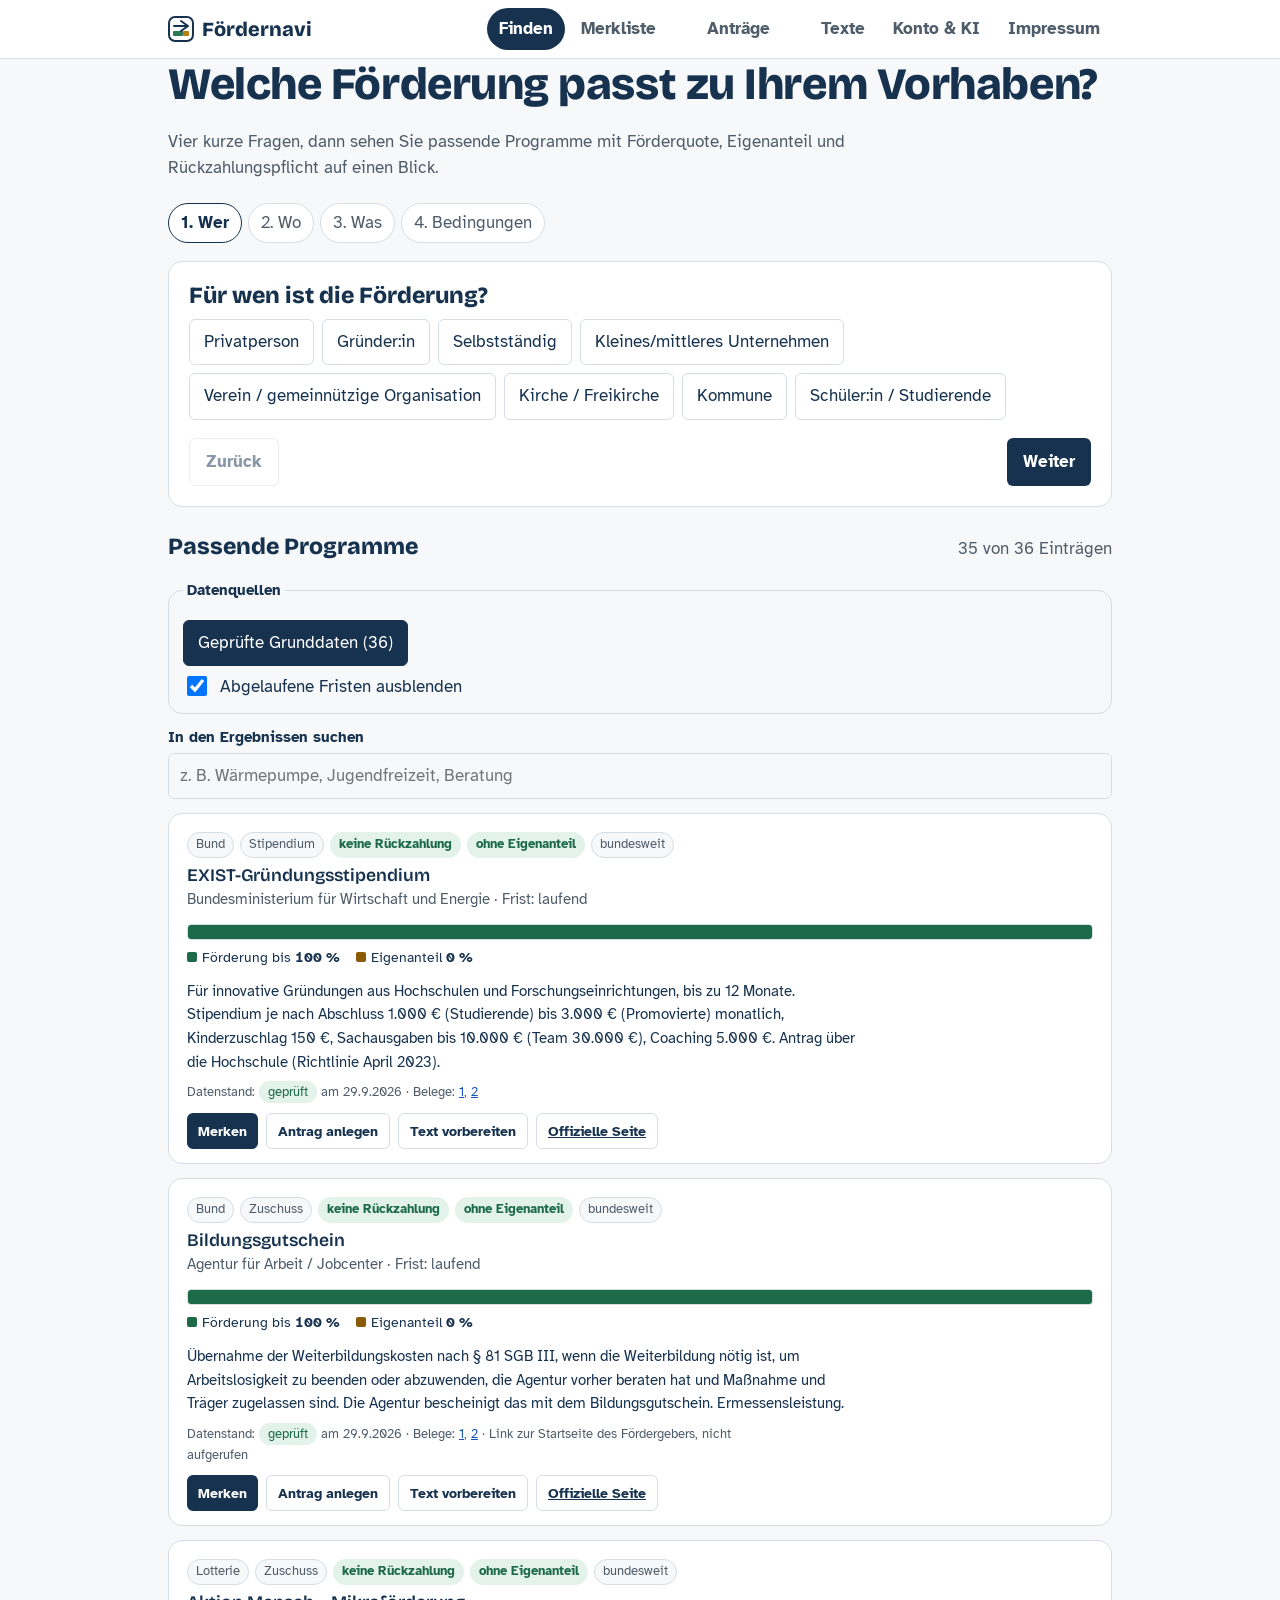
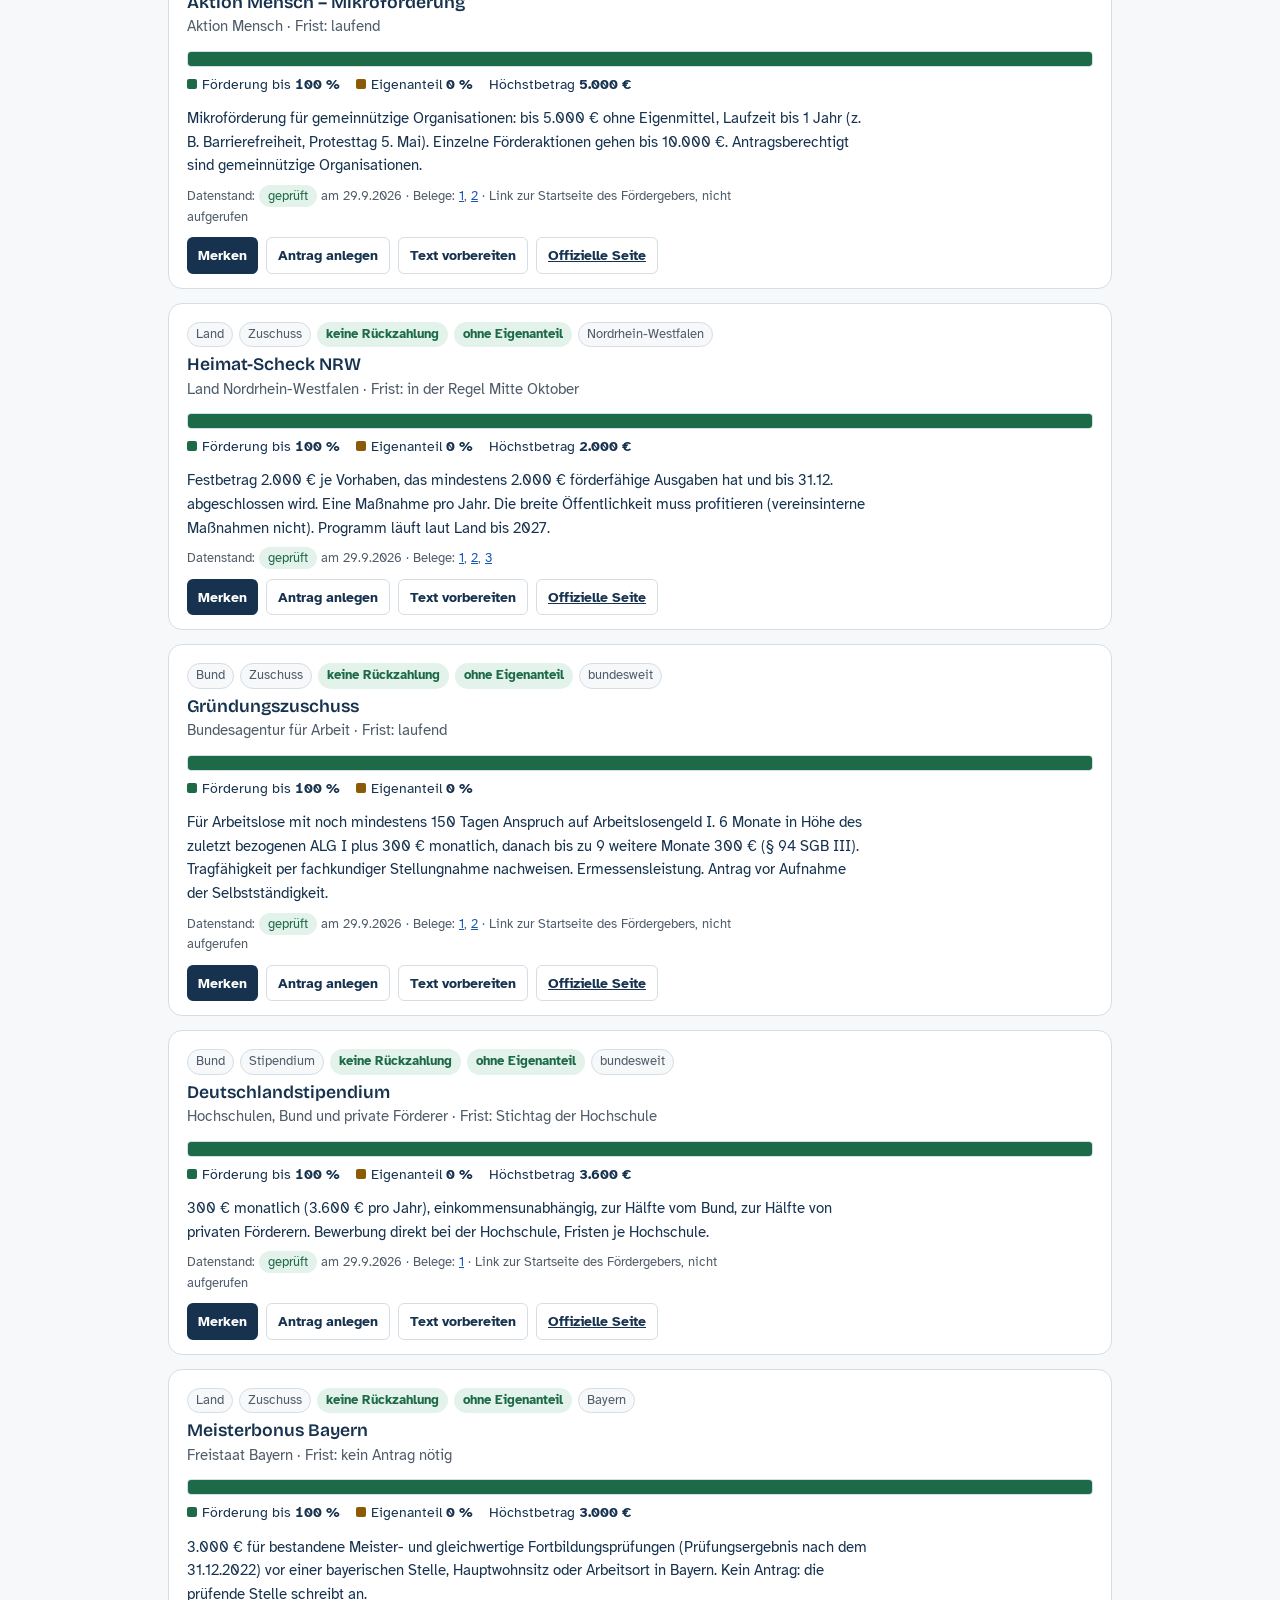
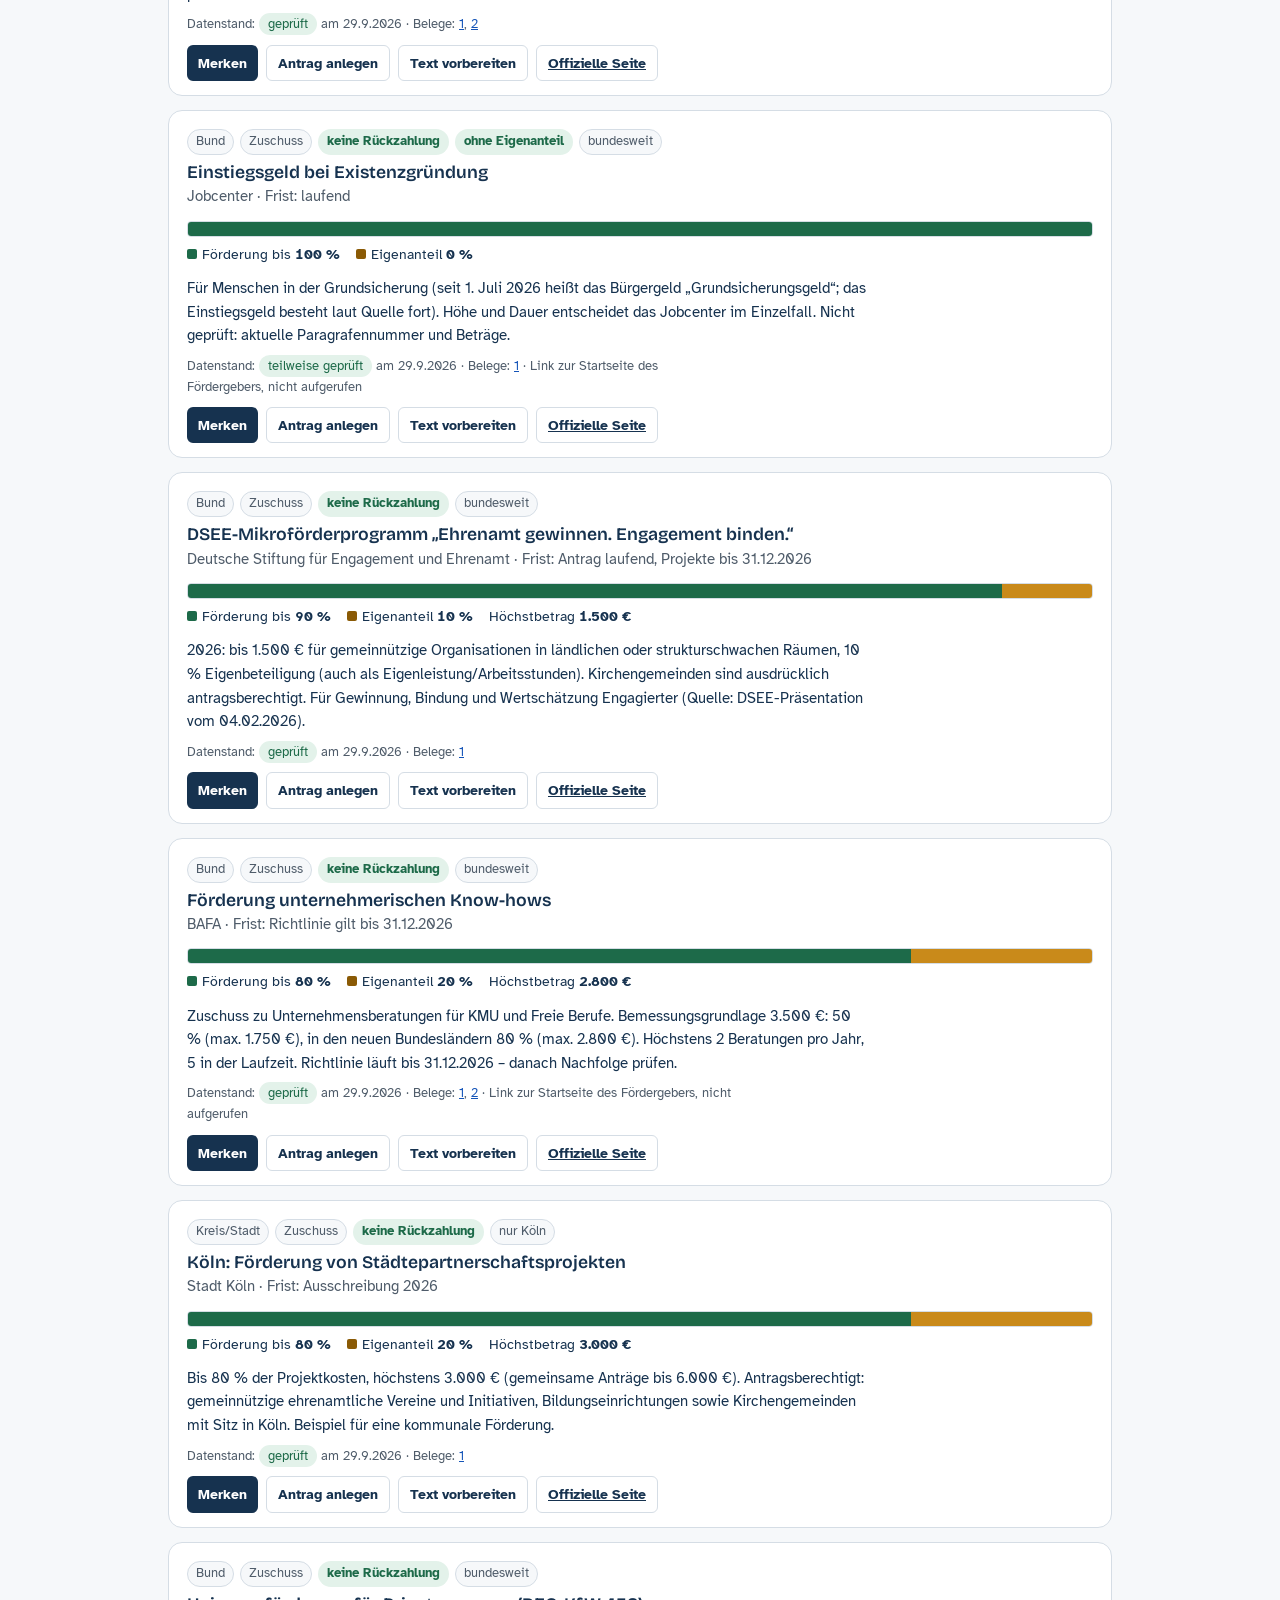
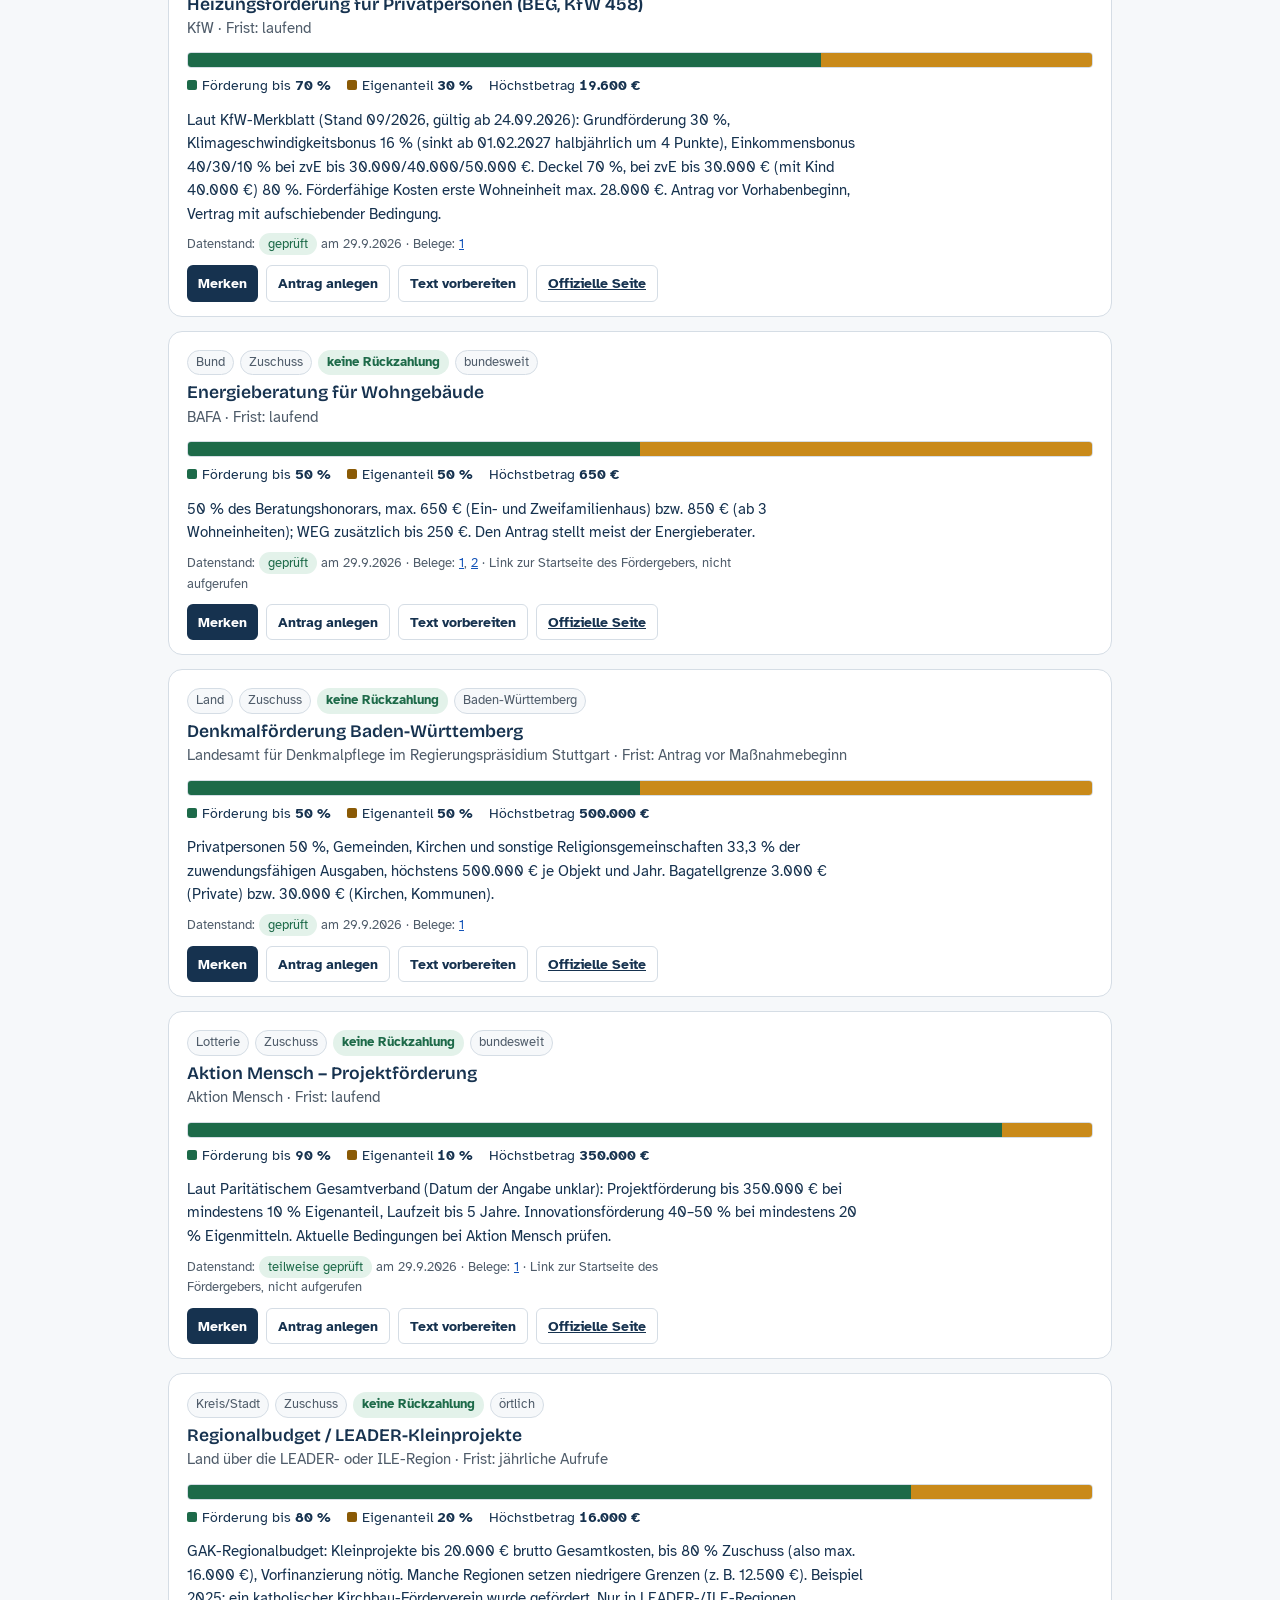
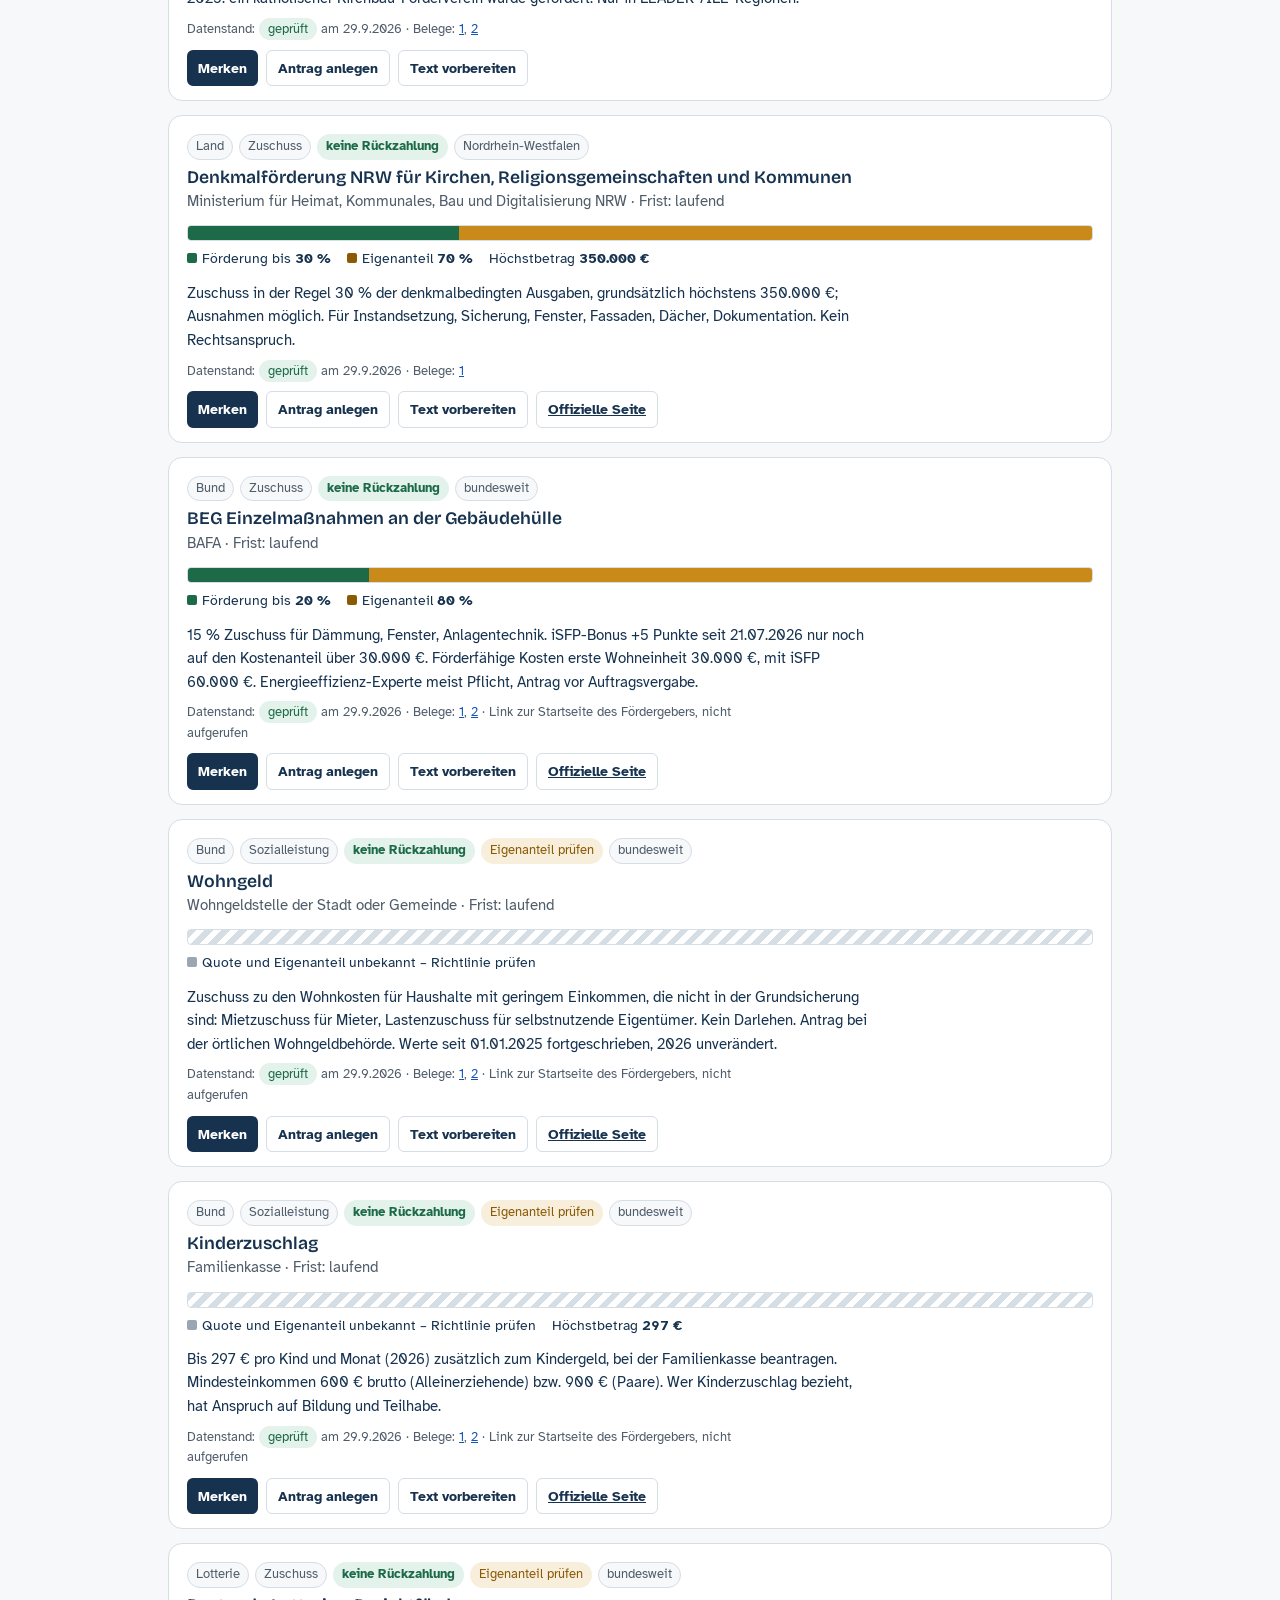
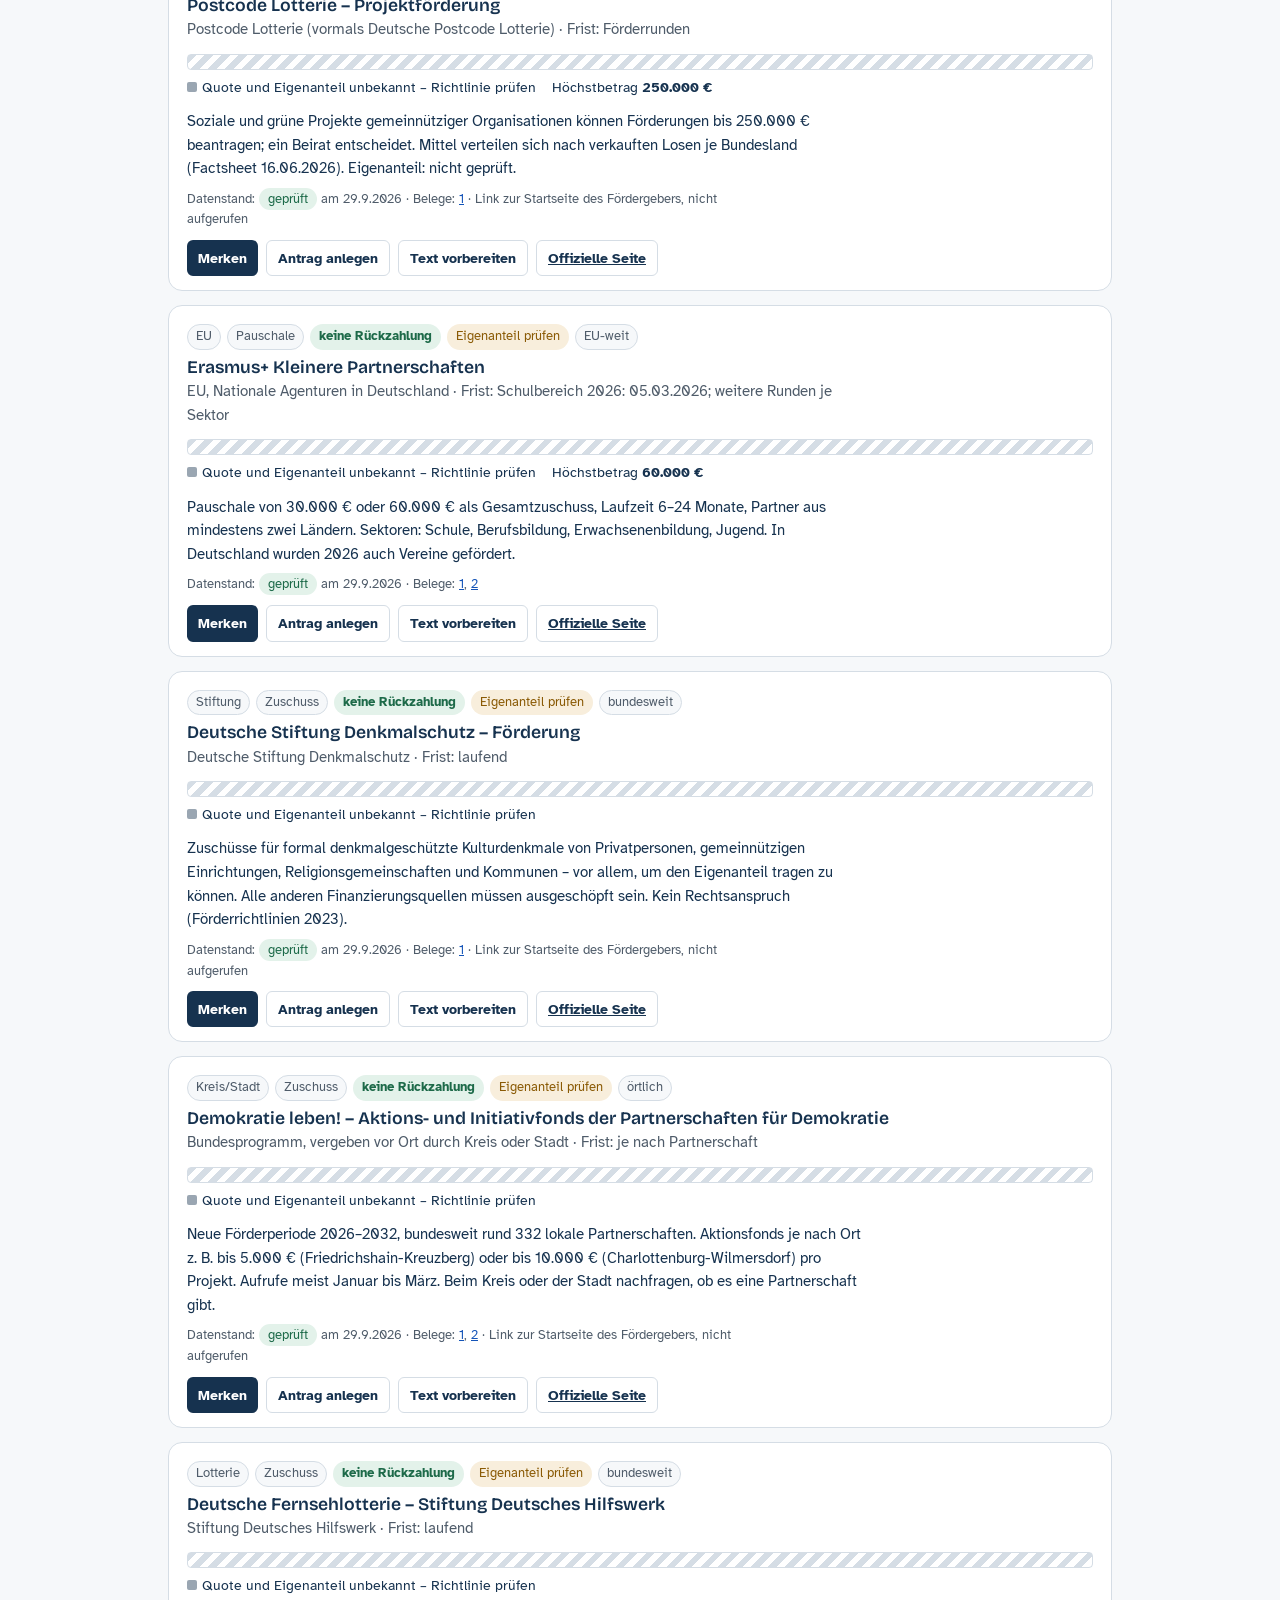
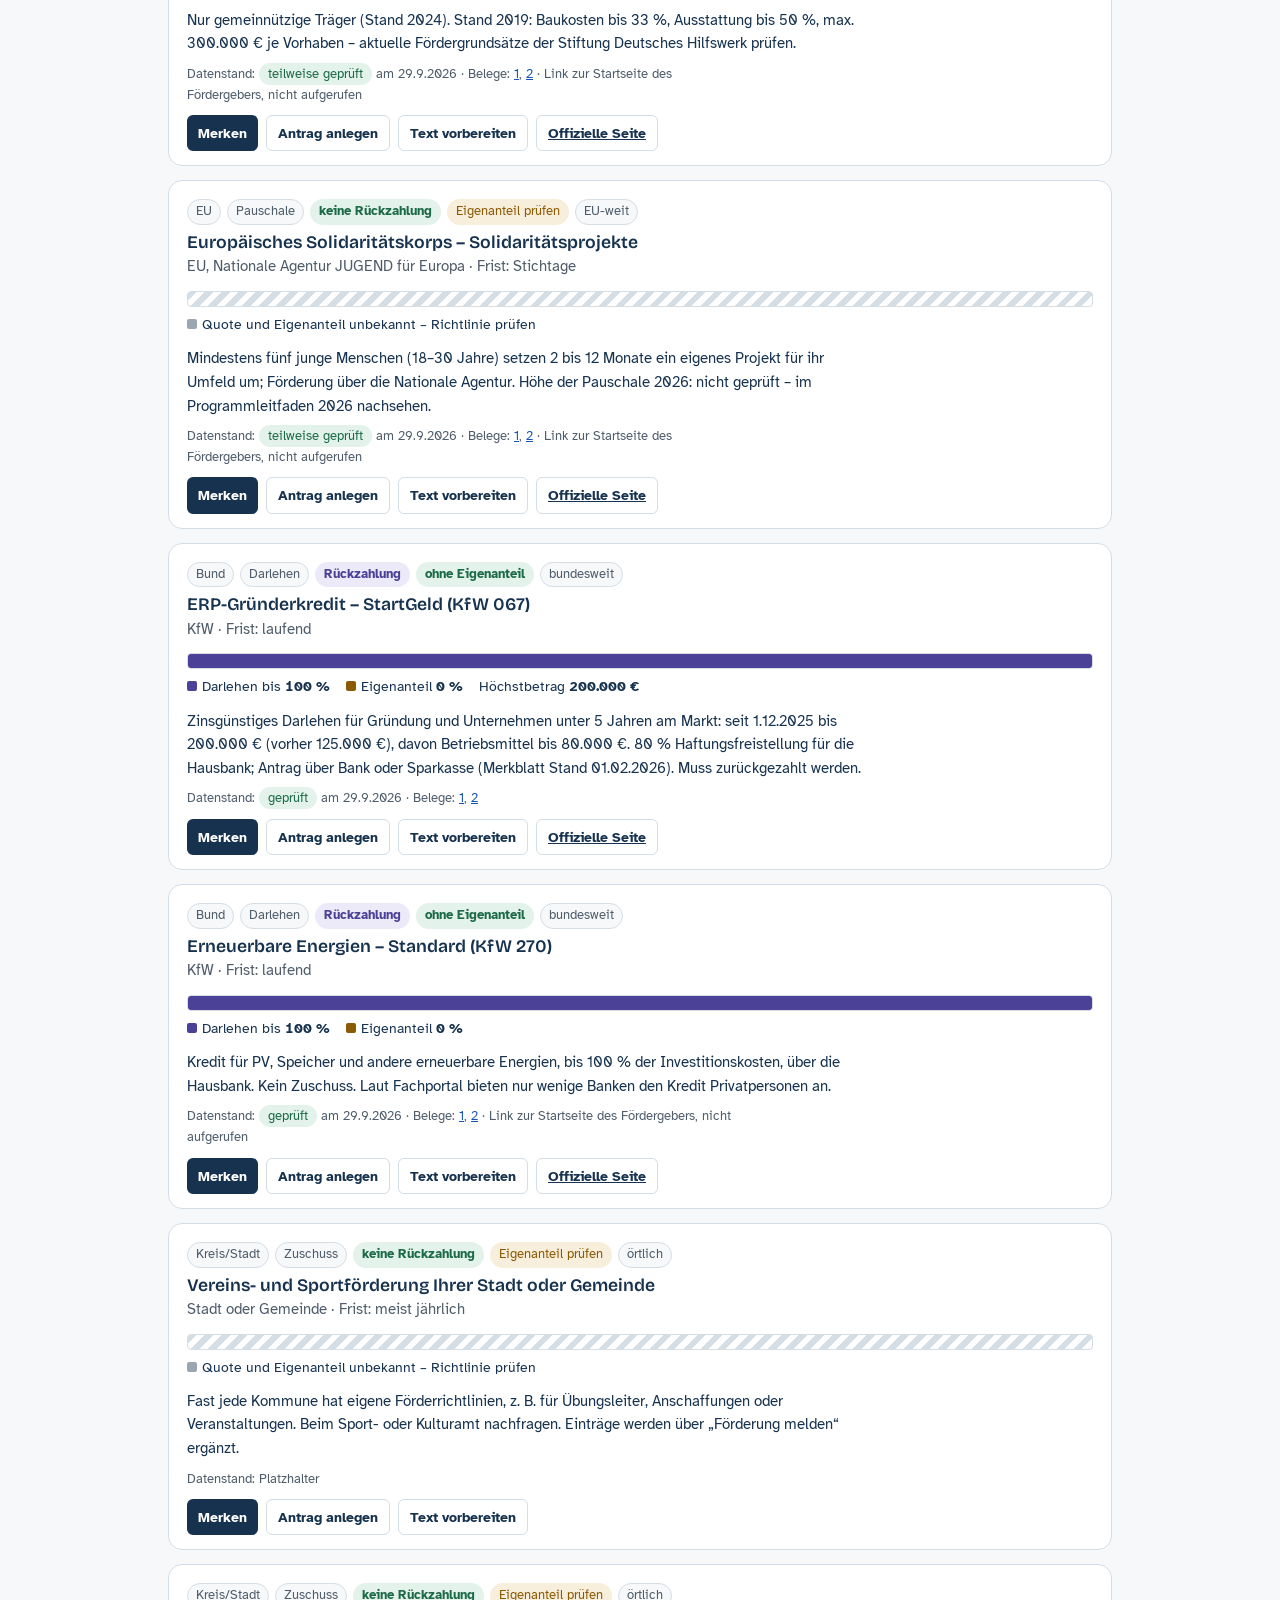
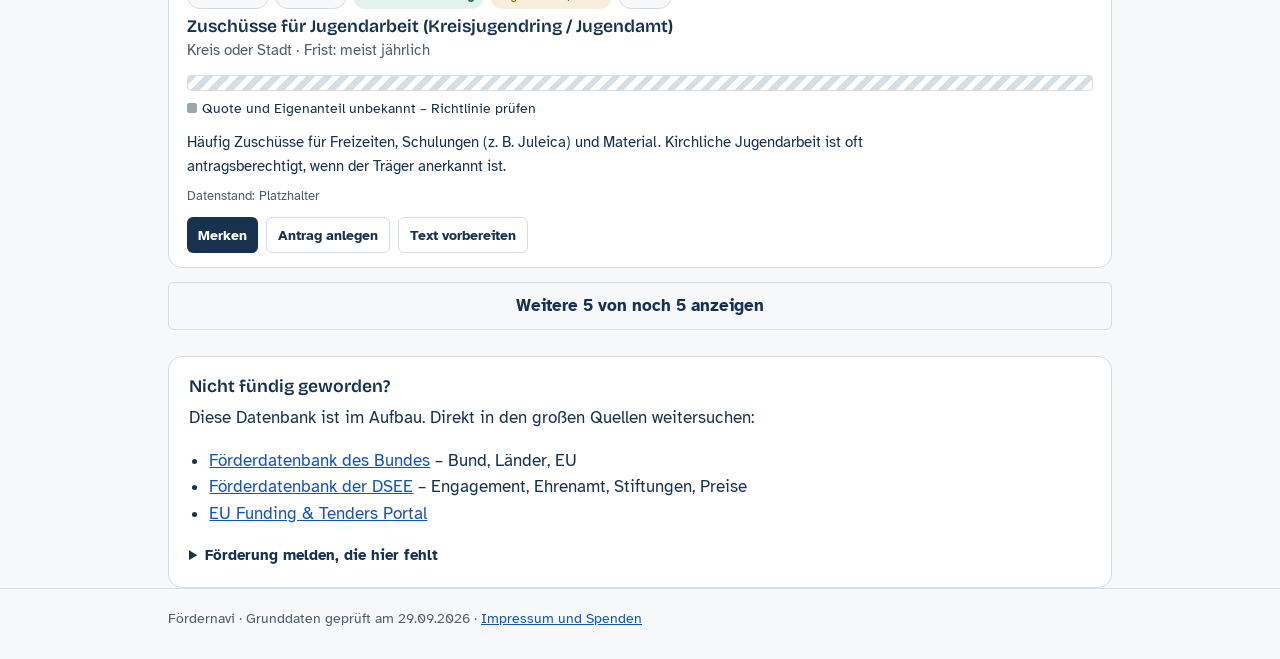
<file: web/index.html>
<!doctype html>
<html lang="de">
<head>
<meta charset="utf-8">
<meta name="viewport" content="width=device-width, initial-scale=1, viewport-fit=cover">
<!-- Für den eigenen Server: content="/api" eintragen, dann sind Nutzerkonten und Sync aktiv -->
<meta name="api-base" content="">

<title>Fördernavi – Förderungen finden, beantragen, verwalten</title>
<link rel="preconnect" href="https://fonts.googleapis.com">
<link rel="preconnect" href="https://fonts.gstatic.com" crossorigin>
<link href="https://fonts.googleapis.com/css2?family=Atkinson+Hyperlegible:wght@400;700&family=Bricolage+Grotesque:opsz,wght@12..96,600;12..96,800&display=swap" rel="stylesheet">
<style>
:root{
  --paper:#F6F8FA;--surface:#FFFFFF;--ink:#16324F;--muted:#4F5C6A;--line:#D5DDE5;
  --grant:#1D6A49;--grant-soft:#E3F2EA;--own:#8A5A05;--own-soft:#F8EEDC;--loan:#4B4196;--loan-soft:#ECE9F8;
  --unknown:#9AA6B2;--focus:#1454B8;--danger:#A3221B;
  --r-sm:6px;--r-lg:14px;
  --body:"Atkinson Hyperlegible",system-ui,-apple-system,"Segoe UI",Arial,sans-serif;
  --display:"Bricolage Grotesque","Atkinson Hyperlegible",system-ui,sans-serif;
  box-sizing:border-box;padding-top:env(safe-area-inset-top,0px);padding-bottom:env(safe-area-inset-bottom,0px);
}
@media (prefers-color-scheme:dark){:root:not([data-theme="light"]){
  --paper:#0E1822;--surface:#142230;--ink:#E4ECF3;--muted:#9AABBA;--line:#2A3B4C;
  --grant:#4DB688;--grant-soft:#18392B;--own:#E1A640;--own-soft:#3A2E14;--loan:#A097E6;--loan-soft:#2A2645;--unknown:#5E6C7A;--focus:#6EA8FF;--danger:#F2877F;}}
:root[data-theme="dark"]{--paper:#0E1822;--surface:#142230;--ink:#E4ECF3;--muted:#9AABBA;--line:#2A3B4C;
  --grant:#4DB688;--grant-soft:#18392B;--own:#E1A640;--own-soft:#3A2E14;--loan:#A097E6;--loan-soft:#2A2645;--unknown:#5E6C7A;--focus:#6EA8FF;--danger:#F2877F;}
*,*::before,*::after{box-sizing:inherit}
html{scroll-padding-top:calc(env(safe-area-inset-top,0px) + 64px)}
body{margin:0;background:var(--paper);color:var(--ink);font:17px/1.55 var(--body)}
h1,h2,h3{font-family:var(--display);line-height:1.15;margin:0 0 .4em}
h1{font-size:clamp(1.9rem,5vw,2.8rem);font-weight:800;letter-spacing:-.01em}
h2{font-size:1.45rem;font-weight:800}
h3{font-size:1.1rem;font-weight:600}
p{margin:0 0 .8em;max-width:68ch}
a{color:var(--focus)}
button,input,select,textarea{font:inherit;color:inherit}
:focus-visible{outline:3px solid var(--focus);outline-offset:2px}
.wrap{max-width:980px;margin:0 auto;padding:0 18px}
header.top{position:sticky;top:env(safe-area-inset-top,0px);z-index:10;background:var(--surface);border-bottom:1px solid var(--line)}
.top .wrap{display:flex;align-items:center;gap:6px 14px;min-height:58px;flex-wrap:wrap;padding-top:8px;padding-bottom:8px}
.brand{font-family:var(--display);font-weight:800;font-size:1.25rem;white-space:nowrap;display:flex;align-items:center;gap:8px}
.brand svg{flex:none}
nav.tabs{display:flex;gap:4px;margin-left:auto;overflow-x:auto;max-width:100%}
@media (max-width:760px){nav.tabs{margin-left:0;width:100%}}
nav.tabs button{border:0;background:none;padding:8px 12px;border-radius:999px;cursor:pointer;white-space:nowrap;color:var(--muted);font-weight:700}
nav.tabs button[aria-current="page"]{background:var(--ink);color:var(--surface)}
nav.tabs .count{display:inline-block;min-width:1.4em;margin-left:4px;font-size:.8em;opacity:.8}
main{padding:28px 0 64px}
section.view{display:none}section.view.on{display:block}
.intro{margin-bottom:22px}
.intro p{color:var(--muted);font-size:1.05rem}
.steps{display:flex;gap:6px;margin:0 0 18px;padding:0;list-style:none;flex-wrap:wrap}
.steps li button{border:1px solid var(--line);background:var(--surface);border-radius:999px;padding:6px 12px;cursor:pointer;color:var(--muted)}
.steps li button[aria-current="step"]{border-color:var(--ink);color:var(--ink);font-weight:700}
.steps li button.done{color:var(--grant);border-color:var(--grant)}
.panel{background:var(--surface);border:1px solid var(--line);border-radius:var(--r-lg);padding:20px}
.chips{display:flex;flex-wrap:wrap;gap:8px;margin:10px 0 4px}
.chip{border:1.5px solid var(--line);background:var(--surface);border-radius:var(--r-sm);padding:9px 14px;cursor:pointer;text-align:left}
.chip[aria-pressed="true"]{border-color:var(--ink);background:var(--ink);color:var(--surface)}
.chip small{display:block;font-size:.8rem;opacity:.75}
.row{display:flex;gap:12px;flex-wrap:wrap;align-items:flex-end}
.field{display:flex;flex-direction:column;gap:4px;flex:1 1 220px;margin:8px 0}
.field label{font-weight:700;font-size:.93rem}
.field .help{font-size:.85rem;color:var(--muted)}
input[type=text],input[type=number],input[type=email],input[type=password],input[type=date],select,textarea{border:1.5px solid var(--line);background:var(--paper);border-radius:var(--r-sm);padding:9px 11px;width:100%}
textarea{min-height:90px;resize:vertical}
.check{display:flex;gap:10px;align-items:flex-start;margin:8px 0;cursor:pointer}
.check input{width:20px;height:20px;margin-top:2px;flex:none}
.btn{border:0;border-radius:var(--r-sm);padding:10px 16px;font-weight:700;cursor:pointer;background:var(--ink);color:var(--surface)}
.btn.ghost{background:transparent;color:var(--ink);border:1.5px solid var(--line)}
.btn.small{padding:6px 11px;font-size:.9rem}
.btn:disabled{opacity:.5;cursor:not-allowed}
.nav-btns{display:flex;justify-content:space-between;gap:10px;margin-top:18px}
.results-head{display:flex;justify-content:space-between;align-items:baseline;gap:12px;margin:26px 0 10px;flex-wrap:wrap}
.results-head .sum{color:var(--muted)}
.search{margin:0 0 14px}
.list{display:flex;flex-direction:column;gap:14px}
.card{background:var(--surface);border:1px solid var(--line);border-radius:var(--r-lg);padding:18px 18px 14px}
.card .meta{display:flex;flex-wrap:wrap;gap:6px;margin:0 0 8px}
.tag{font-size:.8rem;padding:2px 8px;border-radius:999px;background:var(--paper);border:1px solid var(--line);color:var(--muted)}
.tag.grant{background:var(--grant-soft);border-color:transparent;color:var(--grant);font-weight:700}
.tag.loan{background:var(--loan-soft);border-color:transparent;color:var(--loan);font-weight:700}
.tag.warn{background:var(--own-soft);border-color:transparent;color:var(--own)}
.card h3{margin-bottom:2px}
.card .giver{color:var(--muted);margin:0 0 10px;font-size:.95rem}
/* Finanzierungsbalken: das zentrale Element */
.fin{margin:12px 0}
.bar{display:flex;height:16px;border-radius:4px;overflow:hidden;background:repeating-linear-gradient(135deg,var(--line) 0 6px,transparent 6px 12px);border:1px solid var(--line)}
.bar .g{background:var(--grant)}.bar .o{background:#C98A1A}.bar .l{background:var(--loan)}
.fin .legend{display:flex;flex-wrap:wrap;gap:4px 16px;font-size:.9rem;margin-top:6px}
.fin .legend b{font-variant-numeric:tabular-nums}
.dot{display:inline-block;width:10px;height:10px;border-radius:2px;margin-right:5px;vertical-align:baseline}
.card .hint{font-size:.95rem;margin:8px 0}
.card .src{font-size:.82rem;color:var(--muted);margin:6px 0 10px}
.card .actions{display:flex;flex-wrap:wrap;gap:8px}
.empty{padding:26px;border:1.5px dashed var(--line);border-radius:var(--r-lg);color:var(--muted)}
.more-sources{margin-top:26px}
.more-sources ul{padding-left:1.2em}
.kanban{display:grid;grid-template-columns:repeat(auto-fill,minmax(260px,1fr));gap:14px}
.col h3{display:flex;justify-content:space-between}
.col .items{display:flex;flex-direction:column;gap:10px}
.app{background:var(--surface);border:1px solid var(--line);border-radius:10px;padding:12px}
.app .due{font-size:.88rem;color:var(--muted)}
.app .due.soon{color:var(--danger);font-weight:700}
details.editor{margin-top:8px}
details.editor summary{cursor:pointer;font-weight:700;font-size:.92rem}
.log{font-size:.9rem;border-left:3px solid var(--line);padding-left:10px;margin:6px 0}
.out{white-space:pre-wrap;background:var(--paper);border:1px solid var(--line);border-radius:var(--r-sm);padding:14px;margin:8px 0;font-size:.97rem}
.note{font-size:.9rem;color:var(--muted)}
.notice{background:var(--own-soft);color:var(--ink);border-radius:var(--r-sm);padding:10px 14px;font-size:.93rem;margin:10px 0}
.grid2{display:grid;grid-template-columns:repeat(auto-fit,minmax(280px,1fr));gap:16px}
.donate button{margin:4px 8px 4px 0}
footer{border-top:1px solid var(--line);padding:18px 0 30px;color:var(--muted);font-size:.9rem}
.toast{position:fixed;left:50%;bottom:calc(env(safe-area-inset-bottom,0px) + 20px);transform:translateX(-50%);background:var(--ink);color:var(--surface);padding:10px 16px;border-radius:8px;opacity:0;transition:opacity .2s;pointer-events:none;z-index:30}
.toast.on{opacity:1}
@media (prefers-reduced-motion:reduce){.toast{transition:none}}
.sr{position:absolute;width:1px;height:1px;overflow:hidden;clip:rect(0 0 0 0)}
.tablewrap{overflow-x:auto}
fieldset.srcfilter{border:1px solid var(--line);border-radius:var(--r-lg);padding:8px 14px 4px;margin:0 0 12px}
fieldset.srcfilter legend{font-weight:700;font-size:.93rem;padding:0 4px}
.meld{border-top:1px solid var(--line);padding:12px 0}
.tag.ok{background:var(--grant-soft);color:var(--grant);border-color:transparent}
</style>
</head>
<body>
<header class="top"><div class="wrap">
  <div class="brand"><svg width="26" height="26" viewBox="0 0 26 26" aria-hidden="true"><rect x="1" y="1" width="24" height="24" rx="6" fill="none" stroke="currentColor" stroke-width="2"/><rect x="5" y="15" width="10" height="5" rx="1" fill="#2B7A57"/><rect x="15" y="15" width="6" height="5" rx="1" fill="#B97A10"/><path d="M6 10h14M13 5l7 5-7 5" fill="none" stroke="currentColor" stroke-width="2" stroke-linecap="round" stroke-linejoin="round"/></svg>Fördernavi</div>
  <nav class="tabs" aria-label="Hauptmenü">
    <button data-view="finden" aria-current="page">Finden</button>
    <button data-view="merkliste">Merkliste<span class="count" id="cMerk"></span></button>
    <button data-view="antraege">Anträge<span class="count" id="cApp"></span></button>
    <button data-view="texte">Texte</button>
    <button data-view="konto">Konto &amp; KI</button>
    <button data-view="redaktion" id="navRed" hidden>Redaktion</button>
    <button data-view="impressum">Impressum</button>
  </nav>
</div></header>

<main class="wrap">
<!-- FINDEN -->
<section class="view on" id="v-finden">
  <div class="intro">
    <h1>Welche Förderung passt zu Ihrem Vorhaben?</h1>
    <p>Vier kurze Fragen, dann sehen Sie passende Programme mit Förderquote, Eigenanteil und Rückzahlungspflicht auf einen Blick.</p>
  </div>
  <ol class="steps" id="steps"></ol>
  <div class="panel" id="stepPanel"></div>

  <div class="results-head">
    <h2 id="resTitle">Passende Programme</h2>
    <span class="sum" id="resSum"></span>
  </div>
  <fieldset class="srcfilter"><legend>Datenquellen</legend><div class="chips" id="srcChips"></div><label class="check"><input type="checkbox" id="hideExpired" checked><span>Abgelaufene Fristen ausblenden</span></label></fieldset>
  <div class="search field"><label for="q">In den Ergebnissen suchen</label><input type="text" id="q" placeholder="z. B. Wärmepumpe, Jugendfreizeit, Beratung"></div>
  <div class="list" id="results"></div>

  <div class="more-sources panel">
    <h3>Nicht fündig geworden?</h3>
    <p>Diese Datenbank ist im Aufbau. Direkt in den großen Quellen weitersuchen:</p>
    <ul>
      <li><a href="https://www.foerderdatenbank.de/" target="_blank" rel="noopener">Förderdatenbank des Bundes</a> – Bund, Länder, EU</li>
      <li><a href="https://foerderdatenbank.d-s-e-e.de/" target="_blank" rel="noopener">Förderdatenbank der DSEE</a> – Engagement, Ehrenamt, Stiftungen, Preise</li>
      <li><a href="https://ec.europa.eu/info/funding-tenders/opportunities/portal/screen/support/apis" target="_blank" rel="noopener">EU Funding &amp; Tenders Portal</a></li>
    </ul>
    <details class="editor"><summary>Förderung melden, die hier fehlt</summary>
      <p class="note">Besonders gesucht: Förderungen von Kreisen, Städten, Gemeinden und örtlichen Stiftungen. Kommunen können ein Partnerkonto bekommen – Kontakt über das Impressum.</p>
      <div class="grid2">
        <div class="field"><label for="mTitel">Name des Programms *</label><input type="text" id="mTitel" required></div>
        <div class="field"><label for="mGeber">Fördergeber</label><input type="text" id="mGeber"></div>
        <div class="field"><label for="mEbene">Ebene</label><select id="mEbene"><option>Kreis/Stadt</option><option>Land</option><option>Bund</option><option>EU</option><option>Stiftung</option><option>Lotterie</option></select></div>
        <div class="field"><label for="mLand">Bundesland</label><select id="mLand"><option value="">–</option></select></div>
        <div class="field"><label for="mOrt">Kreis oder Stadt</label><input type="text" id="mOrt"></div>
        <div class="field"><label for="mArt">Art</label><select id="mArt"><option value="zuschuss">Zuschuss</option><option value="darlehen">Darlehen</option><option value="pauschale">Pauschale</option><option value="kombination">Zuschuss + Darlehen</option></select></div>
        <div class="field"><label for="mQuote">Förderquote in % (falls bekannt)</label><input type="number" id="mQuote" min="0" max="100"></div>
        <div class="field"><label for="mEA">Eigenanteil in % (falls bekannt)</label><input type="number" id="mEA" min="0" max="100"></div>
        <div class="field"><label for="mMax">Höchstbetrag in €</label><input type="number" id="mMax" min="0"></div>
        <div class="field"><label for="mFrist">Frist</label><input type="text" id="mFrist" placeholder="z. B. 31.03.2027 oder laufend"></div>
        <div class="field"><label for="mUrl">Link zur offiziellen Seite *</label><input type="text" id="mUrl" placeholder="https://"></div>
      </div>
      <div class="field"><label for="mText">Kurzbeschreibung</label><textarea id="mText"></textarea></div>
      <button class="btn" id="mSend">Förderung melden</button>
      <p class="note" id="mNote" role="status">Meldungen werden vor der Veröffentlichung von der Redaktion geprüft.</p>
    </details>

  </div>
</section>

<!-- MERKLISTE -->
<section class="view" id="v-merkliste">
  <h1>Merkliste</h1>
  <p class="note" id="storeNote1"></p>
  <div class="list" id="merkList"></div>
</section>

<!-- ANTRÄGE -->
<section class="view" id="v-antraege">
  <h1>Anträge verwalten</h1>
  <p>Jeder Antrag hat Status, Fristen, Checkliste und ein Kontaktprotokoll. Fristen lassen sich in den Kalender übernehmen.</p>
  <div class="row" style="margin-bottom:16px">
    <button class="btn ghost small" id="appNew">Antrag ohne Programm anlegen</button>
    <button class="btn ghost small" id="exportAll">Alle Daten exportieren</button>
    <label class="btn ghost small" for="importFile" style="display:inline-block">Daten importieren</label><input type="file" id="importFile" accept="application/json" class="sr">
  </div>
  <div class="kanban" id="kanban"></div>
</section>

<!-- TEXTE -->
<section class="view" id="v-texte">
  <h1>Antragstexte erstellen</h1>
  <p>Füllen Sie die Felder aus. Das Werkzeug erzeugt eine Projektbeschreibung, ein Anschreiben und eine Kontaktanfrage an die Förderstelle. Alles funktioniert ohne KI; die KI-Überarbeitung ist optional.</p>
  <div class="panel">
    <div class="grid2">
      <div class="field"><label for="tProg">Förderprogramm</label><select id="tProg"></select></div>
      <div class="field"><label for="tOrg">Antragsteller (Name, Verein, Gemeinde)</label><input type="text" id="tOrg"></div>
      <div class="field"><label for="tPerson">Ansprechperson</label><input type="text" id="tPerson"></div>
      <div class="field"><label for="tTitel">Projekttitel</label><input type="text" id="tTitel"></div>
    </div>
    <div class="field"><label for="tLage">Ausgangslage – welches Problem oder welcher Bedarf besteht?</label><textarea id="tLage"></textarea></div>
    <div class="field"><label for="tZiel">Ziel – was soll am Ende anders sein?</label><textarea id="tZiel"></textarea></div>
    <div class="grid2">
      <div class="field"><label for="tGruppe">Zielgruppe und Anzahl erreichter Personen</label><input type="text" id="tGruppe"></div>
      <div class="field"><label for="tZeit">Zeitraum</label><input type="text" id="tZeit" placeholder="z. B. 01.03.–30.11.2027"></div>
    </div>
    <div class="field"><label for="tMass">Maßnahmen – was genau wird getan?</label><textarea id="tMass"></textarea></div>
    <div class="grid2">
      <div class="field"><label for="tKosten">Gesamtkosten in €</label><input type="number" id="tKosten" min="0"></div>
      <div class="field"><label for="tEigen">Eigenanteil in €</label><input type="number" id="tEigen" min="0"><span class="help">Eigenmittel, Spenden, Eigenleistung – je nach Programm zulässig.</span></div>
    </div>
    <button class="btn" id="tGen">Texte erzeugen</button>
  </div>
  <div id="tOut"></div>
</section>

<!-- KONTO & KI -->
<section class="view" id="v-konto">
  <h1>Konto und KI</h1>
  <div class="grid2">
    <div class="panel" id="kontoPanel"></div>
    <div class="panel">
      <h2>KI-Unterstützung (optional)</h2>
      <p>Die Plattform funktioniert vollständig ohne KI. Wer möchte, kann Texte zusätzlich von einer KI überarbeiten lassen.</p>
      <div class="field"><label for="kiProv">Anbieter</label>
        <select id="kiProv">
          <option value="aus">Aus</option>
          <option value="claudeai">Claude (in claude.ai, ohne Schlüssel)</option>
          <option value="anthropic">Claude über eigenen API-Schlüssel</option>
          <option value="openai">ChatGPT über eigenen API-Schlüssel</option>
        </select></div>
      <div id="kiKeyBox" hidden>
        <div class="field"><label for="kiKey">API-Schlüssel</label><input type="password" id="kiKey" autocomplete="off"><span class="help">Wird nur für diese Browsersitzung gespeichert und direkt an den Anbieter gesendet, nie an unseren Server.</span></div>
        <div class="field"><label for="kiModel">Modellname</label><input type="text" id="kiModel"><span class="help">Aktuelle Modellnamen stehen in der Dokumentation des Anbieters.</span></div>
      </div>
      <p class="note" id="kiState"></p>
      <p class="notice">Keine personenbezogenen Daten Dritter eingeben. Texte, die an eine KI gehen, verarbeitet der jeweilige Anbieter.</p>
    </div>
  </div>
</section>

<!-- REDAKTION -->
<section class="view" id="v-redaktion">
  <h1>Redaktion</h1>
  <div class="grid2">
    <div class="panel"><h2>Übersicht</h2><div id="redStat"></div><button class="btn" id="redImport">Import jetzt starten</button><p class="note" id="redImportNote" role="status"></p></div>
    <div class="panel"><h2>Datenquellen</h2><p class="note">Ausgeschaltete Quellen werden beim nächsten Import nicht abgerufen. DSEE erst nach Freigabe durch die DSEE einschalten.</p><div id="redQuellen"></div></div>
  </div>
  <div class="panel" style="margin-top:16px"><h2>Website hinzufügen (Kreis, Stadt, Stiftung)</h2>
    <div class="grid2">
      <div class="field"><label for="wName">Kurzname (a–z, 0–9, -)</label><input type="text" id="wName" placeholder="stadt-musterstadt"></div>
      <div class="field"><label for="wStart">Startseite der Förderübersicht</label><input type="text" id="wStart" placeholder="https://"></div>
      <div class="field"><label for="wMuster">Linkmuster der Detailseiten (Regex)</label><input type="text" id="wMuster" placeholder="/foerderung/.+"></div>
      <div class="field"><label for="wOrt">Ort</label><input type="text" id="wOrt"></div>
      <div class="field"><label for="wGeber">Fördergeber</label><input type="text" id="wGeber"></div>
      <div class="field"><label for="wLand">Bundesland (Name)</label><input type="text" id="wLand" placeholder="Nordrhein-Westfalen"></div>
    </div><button class="btn" id="wAdd">Website anlegen</button><p class="note" id="wNote" role="status">Das Linkmuster findet man auf dem Server mit: python -m importer.run --probe-url &lt;Startseite&gt;</p></div>
  <div class="panel" style="margin-top:16px"><h2>Meldungen prüfen</h2><div id="redMeld"></div></div>
  <div class="panel" style="margin-top:16px"><h2>Eintrag korrigieren oder als geprüft markieren</h2>
    <div class="field"><label for="kSuche">Eintrag suchen</label><input type="text" id="kSuche" placeholder="Titel eingeben"></div><div id="kTreffer"></div><div id="kForm"></div></div>
  <div class="panel" style="margin-top:16px"><h2>Rollen vergeben</h2><p class="note">„Kommune“ ist ein Partnerkonto einer Verwaltung; deren Meldungen werden markiert und vorrangig geprüft.</p>
    <div class="grid2"><div class="field"><label for="rMail">E-Mail des Kontos</label><input type="email" id="rMail"></div>
    <div class="field"><label for="rRolle">Rolle</label><select id="rRolle"><option value="nutzer">Nutzer</option><option value="kommune">Kommune (Partner)</option><option value="redaktion">Redaktion</option></select></div>
    <div class="field"><label for="rOrt">Ort (bei Kommune)</label><input type="text" id="rOrt"></div></div>
    <button class="btn" id="rSet">Rolle speichern</button><p class="note" id="rNote" role="status"></p></div>
</section>

<!-- IMPRESSUM -->
<section class="view" id="v-impressum">
  <h1>Impressum</h1>
  <div class="grid2">
    <div class="panel">
      <h2>Anbieter</h2>
      <p>[Name / Organisation]<br>[Straße Hausnummer]<br>[PLZ Ort]</p>
      <p>E-Mail: [kontakt@example.org]<br>Telefon: [optional]</p>
      <p>Verantwortlich für den Inhalt: [Name, Anschrift]</p>
      <p class="note">Platzhalter – vor Veröffentlichung nach § 5 DDG und § 18 MStV vollständig ausfüllen.</p>
    </div>
    <div class="panel donate">
      <h2>Unterstützen</h2>
      <p>Fördernavi ist kostenlos und werbefrei. Spenden helfen, die Daten aktuell zu halten.</p>
      <button class="btn" disabled data-pay="paypal">PayPal – in Vorbereitung</button>
      <button class="btn ghost" disabled data-pay="weitere">Weitere Anbieter – in Vorbereitung</button>
      <p style="margin-top:12px">Überweisung:<br>Kontoinhaber: [Name]<br>IBAN: [DE00 0000 0000 0000 0000 00]<br>Verwendungszweck: Spende Fördernavi</p>
      <p class="note">Spendenquittungen sind nur möglich, wenn der Betreiber als gemeinnützig anerkannt ist.</p>
    </div>
  </div>
  <div class="panel" style="margin-top:16px">
    <h2>Datenquellen und Lizenzen</h2>
    <p>Daten aus der Förderdatenbank des Bundes stehen unter CC BY 4.0. Quelle: Förderdatenbank des Bundes, Bundesministerium für Wirtschaft und Energie, <a href="https://www.foerderdatenbank.de/" target="_blank" rel="noopener">foerderdatenbank.de</a>.</p>
    <p>Kennzeichnung jedes Eintrags: <b>geprüft</b> = gegen offizielle Quelle abgeglichen; <b>Import</b> = automatisch aus offizieller Schnittstelle; <b>KI-Wissen, ungeprüft</b> = Startdaten aus dem Wissen eines Sprachmodells, können veraltet oder falsch sein; <b>Platzhalter</b> = Hinweis auf eine Förderart, die es örtlich oft gibt.</p>
    <h2>Haftung</h2>
    <p>Alle Angaben ohne Gewähr. Maßgeblich sind allein die Förderrichtlinie und der Bescheid des Fördergebers. Fördernavi ist keine Rechts- oder Steuerberatung.</p>
    <h2>Datenschutz</h2>
    <p>[Platzhalter für die Datenschutzerklärung.] Ohne Konto bleiben Merkliste und Anträge nur in diesem Browser gespeichert.</p>
  </div>
</section>
</main>
<footer><div class="wrap">Fördernavi · <span id="stand"></span> · <a href="#" data-goto="impressum">Impressum und Spenden</a></div></footer>
<div class="toast" id="toast" role="status" aria-live="polite"></div>

<script>
"use strict";
const SEED = [{"id":"ba-gruendungszuschuss","t":"Gründungszuschuss","g":"Bundesagentur für Arbeit","e":"Bund","r":"DE","z":["gruender"],"th":["gruendung","lebensunterhalt"],"a":"zuschuss","rz":"nein","q":null,"ea":0,"max":null,"frist":"laufend","url":"https://www.arbeitsagentur.de","hin":"Für Arbeitslose mit noch mindestens 150 Tagen Anspruch auf Arbeitslosengeld I. 6 Monate in Höhe des zuletzt bezogenen ALG I plus 300 € monatlich, danach bis zu 9 weitere Monate 300 € (§ 94 SGB III). Tragfähigkeit per fachkundiger Stellungnahme nachweisen. Ermessensleistung. Antrag vor Aufnahme der Selbstständigkeit.","kirche":"nein","quelle":"geprueft","pruef":{"datum":"2026-09-29","belege":["https://lxgesetze.de/sgb-iii/94","https://www.betanet.de/gruendungszuschuss.html?pdf=487"]}},{"id":"jc-einstiegsgeld","t":"Einstiegsgeld bei Existenzgründung","g":"Jobcenter","e":"Bund","r":"DE","z":["gruender","privat"],"th":["gruendung","lebensunterhalt"],"a":"zuschuss","rz":"nein","q":null,"ea":0,"max":null,"frist":"laufend","url":"https://www.arbeitsagentur.de","hin":"Für Menschen in der Grundsicherung (seit 1. Juli 2026 heißt das Bürgergeld „Grundsicherungsgeld“; das Einstiegsgeld besteht laut Quelle fort). Höhe und Dauer entscheidet das Jobcenter im Einzelfall. Nicht geprüft: aktuelle Paragrafennummer und Beträge.","kirche":"nein","quelle":"teilgeprueft","pruef":{"datum":"2026-09-29","belege":["https://www.starting-up.de/gruenden/selbststaendig-machen/gruenden-aus-der-arbeitslosigkeit-so-gehts.html"]}},{"id":"exist-stipendium","t":"EXIST-Gründungsstipendium","g":"Bundesministerium für Wirtschaft und Energie","e":"Bund","r":"DE","z":["gruender","studierende"],"th":["gruendung","forschung","digital"],"a":"stipendium","rz":"nein","q":100,"ea":0,"max":null,"frist":"laufend","url":"https://www.ptj.de/foerdermoeglichkeiten/exist/gruendungsstipendium","hin":"Für innovative Gründungen aus Hochschulen und Forschungseinrichtungen, bis zu 12 Monate. Stipendium je nach Abschluss 1.000 € (Studierende) bis 3.000 € (Promovierte) monatlich, Kinderzuschlag 150 €, Sachausgaben bis 10.000 € (Team 30.000 €), Coaching 5.000 €. Antrag über die Hochschule (Richtlinie April 2023).","kirche":"nein","quelle":"geprueft","urlOk":true,"pruef":{"datum":"2026-09-29","belege":["https://www.foerderdatenbank.de/FDB/Content/DE/Foerderprogramm/Bund/BMWi/exist-gruendungsstipendium.html","https://www.ptj.de/foerdermoeglichkeiten/exist/gruendungsstipendium"]}},{"id":"kfw-067","t":"ERP-Gründerkredit – StartGeld (KfW 067)","g":"KfW","e":"Bund","r":"DE","z":["gruender","selbststaendig","kmu"],"th":["gruendung"],"a":"darlehen","rz":"ja","q":100,"ea":0,"max":200000,"frist":"laufend","url":"https://www.kfw.de/PDF/Download-Center/F%C3%B6rderprogramme-%28Inlandsf%C3%B6rderung%29/PDF-Dokumente/6000002258_M_067_StartGeld.pdf","hin":"Zinsgünstiges Darlehen für Gründung und Unternehmen unter 5 Jahren am Markt: seit 1.12.2025 bis 200.000 € (vorher 125.000 €), davon Betriebsmittel bis 80.000 €. 80 % Haftungsfreistellung für die Hausbank; Antrag über Bank oder Sparkasse (Merkblatt Stand 01.02.2026). Muss zurückgezahlt werden.","kirche":"nein","quelle":"geprueft","urlOk":true,"pruef":{"datum":"2026-09-29","belege":["https://www.kfw.de/PDF/Download-Center/F%C3%B6rderprogramme-%28Inlandsf%C3%B6rderung%29/PDF-Dokumente/6000002258_M_067_StartGeld.pdf","https://www.ihk.de/hannover/hauptnavigation/gruendung-sicherung-nachfolge/aktuell/foerderhoechstbetrag-beim-kfw-gruenderkredit-startgeld-angehoben-6827728"]}},{"id":"bafa-knowhow","t":"Förderung unternehmerischen Know-hows","g":"BAFA","e":"Bund","r":"DE","z":["gruender","selbststaendig","kmu"],"th":["beratung","gruendung"],"a":"zuschuss","rz":"nein","q":80,"ea":20,"max":2800,"frist":"Richtlinie gilt bis 31.12.2026","url":"https://www.bafa.de","hin":"Zuschuss zu Unternehmensberatungen für KMU und Freie Berufe. Bemessungsgrundlage 3.500 €: 50 % (max. 1.750 €), in den neuen Bundesländern 80 % (max. 2.800 €). Höchstens 2 Beratungen pro Jahr, 5 in der Laufzeit. Richtlinie läuft bis 31.12.2026 – danach Nachfolge prüfen.","kirche":"nein","quelle":"geprueft","pruef":{"datum":"2026-09-29","belege":["https://www.ihk-nuernberg.de/ihr-unternehmen/gruendung/coaching-beratungsfoerderung/bafa-programm","https://www.ihk.de/magdeburg/starthilfe/finanzierungoeffentlichefoerderung/richtlinie-foerderung-von-unternehmen-fuer-kmu-fortgesetzt-5686472"]}},{"id":"kfw-458","t":"Heizungsförderung für Privatpersonen (BEG, KfW 458)","g":"KfW","e":"Bund","r":"DE","z":["privat"],"th":["energie","bauen"],"a":"zuschuss","rz":"nein","q":70,"ea":30,"max":19600,"frist":"laufend","url":"https://www.kfw.de/PDF/Download-Center/F%C3%B6rderprogramme-(Inlandsf%C3%B6rderung)/PDF-Dokumente/6000005131_M_458.pdf","hin":"Laut KfW-Merkblatt (Stand 09/2026, gültig ab 24.09.2026): Grundförderung 30 %, Klimageschwindigkeitsbonus 16 % (sinkt ab 01.02.2027 halbjährlich um 4 Punkte), Einkommensbonus 40/30/10 % bei zvE bis 30.000/40.000/50.000 €. Deckel 70 %, bei zvE bis 30.000 € (mit Kind 40.000 €) 80 %. Förderfähige Kosten erste Wohneinheit max. 28.000 €. Antrag vor Vorhabenbeginn, Vertrag mit aufschiebender Bedingung.","kirche":"nein","quelle":"geprueft","urlOk":true,"pruef":{"datum":"2026-09-29","belege":["https://www.kfw.de/PDF/Download-Center/F%C3%B6rderprogramme-(Inlandsf%C3%B6rderung)/PDF-Dokumente/6000005131_M_458.pdf"]}},{"id":"bafa-beg-em","t":"BEG Einzelmaßnahmen an der Gebäudehülle","g":"BAFA","e":"Bund","r":"DE","z":["privat","kmu","verein","kirche","kommune"],"th":["energie","bauen"],"a":"zuschuss","rz":"nein","q":20,"ea":80,"max":null,"frist":"laufend","url":"https://www.bafa.de","hin":"15 % Zuschuss für Dämmung, Fenster, Anlagentechnik. iSFP-Bonus +5 Punkte seit 21.07.2026 nur noch auf den Kostenanteil über 30.000 €. Förderfähige Kosten erste Wohneinheit 30.000 €, mit iSFP 60.000 €. Energieeffizienz-Experte meist Pflicht, Antrag vor Auftragsvergabe.","kirche":"ja","quelle":"geprueft","pruef":{"datum":"2026-09-29","belege":["https://www.bafa.de/DE/Energie/Effiziente_Gebaeude/Sanierung_Wohngebaeude/Gebaeudehuelle/gebaeudehuelle_node.html","https://www.iwpro.de/beg-reform-2026/"]}},{"id":"bafa-energieberatung","t":"Energieberatung für Wohngebäude","g":"BAFA","e":"Bund","r":"DE","z":["privat"],"th":["energie","beratung"],"a":"zuschuss","rz":"nein","q":50,"ea":50,"max":650,"frist":"laufend","url":"https://www.bafa.de","hin":"50 % des Beratungshonorars, max. 650 € (Ein- und Zweifamilienhaus) bzw. 850 € (ab 3 Wohneinheiten); WEG zusätzlich bis 250 €. Den Antrag stellt meist der Energieberater.","kirche":"nein","quelle":"geprueft","pruef":{"datum":"2026-09-29","belege":["https://tuebingen.de/tuebingen-macht-blau/33154/21801.html","https://42watt.de/magazin/energieberater-kosten"]}},{"id":"kfw-300","t":"Wohneigentum für Familien (KfW 300)","g":"KfW","e":"Bund","r":"DE","z":["privat"],"th":["bauen"],"a":"darlehen","rz":"ja","q":null,"ea":null,"max":270000,"frist":"laufend","url":"https://www.kfw.de","hin":"Zinsgünstiger Kredit für Familien mit mindestens einem Kind unter 18 für Neubau oder Ersterwerb eines klimafreundlichen Neubaus zur Selbstnutzung. Einkommensgrenze: zvE 90.000 € bei einem Kind plus 10.000 € je weiterem Kind (Stand 15.01.2026). Kreditbetrag je nach Kinderzahl und Standard bis 270.000 €. Muss zurückgezahlt werden.","kirche":"nein","quelle":"geprueft","pruef":{"datum":"2026-09-29","belege":["https://www.umweltpakt.bayern.de/werkzeuge/foerderfibel/programme/359/wohneigentum-f%C3%BCr-familien---neubau","https://sikb.de/sites/default/files/SIKB/Hausbankenmitteilungen%202023/HB_80_2023.pdf"]}},{"id":"kfw-270","t":"Erneuerbare Energien – Standard (KfW 270)","g":"KfW","e":"Bund","r":"DE","z":["privat","selbststaendig","kmu","verein","kirche","kommune"],"th":["energie"],"a":"darlehen","rz":"ja","q":100,"ea":0,"max":null,"frist":"laufend","url":"https://www.kfw.de","hin":"Kredit für PV, Speicher und andere erneuerbare Energien, bis 100 % der Investitionskosten, über die Hausbank. Kein Zuschuss. Laut Fachportal bieten nur wenige Banken den Kredit Privatpersonen an.","kirche":"ja","quelle":"geprueft","pruef":{"datum":"2026-09-29","belege":["https://www.aroundhome.de/solaranlage/foerderung-finanzierung/","https://reduco.ai/blog/solar/kfw-270-photovoltaik-kredit"]}},{"id":"wohngeld","t":"Wohngeld","g":"Wohngeldstelle der Stadt oder Gemeinde","e":"Bund","r":"DE","z":["privat"],"th":["lebensunterhalt","soziales"],"a":"sozialleistung","rz":"nein","q":null,"ea":null,"max":null,"frist":"laufend","url":"https://www.bmwsb.bund.de","hin":"Zuschuss zu den Wohnkosten für Haushalte mit geringem Einkommen, die nicht in der Grundsicherung sind: Mietzuschuss für Mieter, Lastenzuschuss für selbstnutzende Eigentümer. Kein Darlehen. Antrag bei der örtlichen Wohngeldbehörde. Werte seit 01.01.2025 fortgeschrieben, 2026 unverändert.","kirche":"nein","quelle":"geprueft","pruef":{"datum":"2026-09-29","belege":["https://www.steuerschroeder.de/Wohngeld.html","https://www.steuerschroeder.de/Steuerrechner/Wohngeld.html"]}},{"id":"kinderzuschlag","t":"Kinderzuschlag","g":"Familienkasse","e":"Bund","r":"DE","z":["privat"],"th":["lebensunterhalt","soziales"],"a":"sozialleistung","rz":"nein","q":null,"ea":null,"max":297,"frist":"laufend","url":"https://www.arbeitsagentur.de","hin":"Bis 297 € pro Kind und Monat (2026) zusätzlich zum Kindergeld, bei der Familienkasse beantragen. Mindesteinkommen 600 € brutto (Alleinerziehende) bzw. 900 € (Paare). Wer Kinderzuschlag bezieht, hat Anspruch auf Bildung und Teilhabe.","kirche":"nein","quelle":"geprueft","pruef":{"datum":"2026-09-29","belege":["https://www.verbraucherzentrale.de/wissen/geld-versicherungen/kredit-schulden-insolvenz/kinderzuschlag-zum-kindergeld-wann-besteht-ein-anspruch-90968","https://www.bmbfsfj.bund.de/resource/blob/256052/2b19e389612f4244069d5b1a686e82f8/einlegeblatt-leistungen-fuer-alleinerziehende-2026-data.pdf"]}},{"id":"bafoeg","t":"BAföG für Studium und Schule","g":"BAföG-Ämter / Studierendenwerke","e":"Bund","r":"DE","z":["studierende","privat"],"th":["bildung","lebensunterhalt"],"a":"kombination","rz":"teilweise","q":null,"ea":null,"max":null,"frist":"laufend","url":"https://studierendenwerke.de/themen/studienfinanzierung/bafoeg","hin":"Studierende: in der Regel halb Zuschuss, halb zinsloses Darlehen; Rückzahlung höchstens 10.010 €. Höchstsatz 992 €/Monat (WS 2025/26, inkl. KV/PV-Zuschlag). Schüler-BAföG meist als Vollzuschuss.","kirche":"nein","quelle":"geprueft","urlOk":true,"pruef":{"datum":"2026-09-29","belege":["https://studierendenwerke.de/themen/studienfinanzierung/bafoeg","https://www.sparkasse.de/themen/studium/bafoeg.html"]}},{"id":"aufstiegs-bafoeg","t":"Aufstiegs-BAföG","g":"Bund und Länder","e":"Bund","r":"DE","z":["privat","selbststaendig"],"th":["bildung"],"a":"kombination","rz":"teilweise","q":75,"ea":25,"max":15000,"frist":"laufend","url":"https://www.aufstiegs-bafoeg.de","hin":"Lehrgangs- und Prüfungsgebühren bis 15.000 €: 50 % Zuschuss, Rest als KfW-Darlehen; bei bestandener Prüfung 50 % Erlass des Darlehens (effektiv bis 75 % geschenkt), bei Existenzgründung vollständiger Erlass. Bei Vollzeit Unterhalt als Vollzuschuss (laut Bundesministerium bis 1.019 €). Einkommensunabhängig für die Gebühren.","kirche":"nein","quelle":"geprueft","pruef":{"datum":"2026-09-29","belege":["https://www.bmbfsfj.bund.de/resource/blob/291234/8567331fc96c5749e4cbe9a61c5051df/aufstiegs-bafoeg-flyer-data.pdf","https://www.ihk.de/schwerin/bildung/ihk-weiterbildung/aufstiegsfortbildung-bafoeg-4859422"]}},{"id":"deutschlandstipendium","t":"Deutschlandstipendium","g":"Hochschulen, Bund und private Förderer","e":"Bund","r":"DE","z":["studierende"],"th":["bildung"],"a":"stipendium","rz":"nein","q":null,"ea":0,"max":3600,"frist":"Stichtag der Hochschule","url":"https://www.deutschlandstipendium.de","hin":"300 € monatlich (3.600 € pro Jahr), einkommensunabhängig, zur Hälfte vom Bund, zur Hälfte von privaten Förderern. Bewerbung direkt bei der Hochschule, Fristen je Hochschule.","kirche":"nein","quelle":"geprueft","pruef":{"datum":"2026-09-29","belege":["https://www.uni-heidelberg.de/de/newsroom/deutschlandstipendium-bewerbung-ab-august-moeglich"]}},{"id":"bildungsgutschein","t":"Bildungsgutschein","g":"Agentur für Arbeit / Jobcenter","e":"Bund","r":"DE","z":["privat"],"th":["bildung"],"a":"zuschuss","rz":"nein","q":100,"ea":0,"max":null,"frist":"laufend","url":"https://www.arbeitsagentur.de","hin":"Übernahme der Weiterbildungskosten nach § 81 SGB III, wenn die Weiterbildung nötig ist, um Arbeitslosigkeit zu beenden oder abzuwenden, die Agentur vorher beraten hat und Maßnahme und Träger zugelassen sind. Die Agentur bescheinigt das mit dem Bildungsgutschein. Ermessensleistung.","kirche":"nein","quelle":"geprueft","pruef":{"datum":"2026-09-29","belege":["https://lxgesetze.de/sgb-iii/81","https://www.buzer.de/81_SGB_3.htm"]}},{"id":"am-mikro","t":"Aktion Mensch – Mikroförderung","g":"Aktion Mensch","e":"Lotterie","r":"DE","z":["verein","kirche"],"th":["inklusion","soziales","ehrenamt"],"a":"zuschuss","rz":"nein","q":100,"ea":0,"max":5000,"frist":"laufend","url":"https://www.aktion-mensch.de","hin":"Mikroförderung für gemeinnützige Organisationen: bis 5.000 € ohne Eigenmittel, Laufzeit bis 1 Jahr (z. B. Barrierefreiheit, Protesttag 5. Mai). Einzelne Förderaktionen gehen bis 10.000 €. Antragsberechtigt sind gemeinnützige Organisationen.","kirche":"ja","quelle":"geprueft","pruef":{"datum":"2026-09-29","belege":["https://www.berlin.de/ba-neukoelln/politik-und-verwaltung/beauftragte/eu-angelegenheiten/17-ausgabe-februar-2026.pdf","https://www.weichering.de/media-web/dateien/rathaus-nuetzliches/aktuelle_informationen_fuer_ehrenamtliche_09-2025.pdf"]}},{"id":"am-projekt","t":"Aktion Mensch – Projektförderung","g":"Aktion Mensch","e":"Lotterie","r":"DE","z":["verein","kirche"],"th":["inklusion","soziales"],"a":"zuschuss","rz":"nein","q":90,"ea":10,"max":350000,"frist":"laufend","url":"https://www.aktion-mensch.de","hin":"Laut Paritätischem Gesamtverband (Datum der Angabe unklar): Projektförderung bis 350.000 € bei mindestens 10 % Eigenanteil, Laufzeit bis 5 Jahre. Innovationsförderung 40–50 % bei mindestens 20 % Eigenmitteln. Aktuelle Bedingungen bei Aktion Mensch prüfen.","kirche":"ja","quelle":"teilgeprueft","pruef":{"datum":"2026-09-29","belege":["https://www.der-paritaetische.de/themen/bereichsuebergreifende-themen/digitalisierung-und-digitalpolitik/foerderprogramme/"]}},{"id":"dsee-mikro","t":"DSEE-Mikroförderprogramm „Ehrenamt gewinnen. Engagement binden.“","g":"Deutsche Stiftung für Engagement und Ehrenamt","e":"Bund","r":"DE","z":["verein","kirche"],"th":["ehrenamt"],"a":"zuschuss","rz":"nein","q":90,"ea":10,"max":1500,"frist":"Antrag laufend, Projekte bis 31.12.2026","url":"https://www.deutsche-stiftung-engagement-und-ehrenamt.de/foerderung/","urlOk":true,"hin":"2026: bis 1.500 € für gemeinnützige Organisationen in ländlichen oder strukturschwachen Räumen, 10 % Eigenbeteiligung (auch als Eigenleistung/Arbeitsstunden). Kirchengemeinden sind ausdrücklich antragsberechtigt. Für Gewinnung, Bindung und Wertschätzung Engagierter (Quelle: DSEE-Präsentation vom 04.02.2026).","kirche":"ja","quelle":"geprueft","pruef":{"datum":"2026-09-29","belege":["https://www.achim.de/downloads/datei/[base64]"]}},{"id":"demokratie-leben-pfd","t":"Demokratie leben! – Aktions- und Initiativfonds der Partnerschaften für Demokratie","g":"Bundesprogramm, vergeben vor Ort durch Kreis oder Stadt","e":"Kreis/Stadt","r":"lokal","z":["verein","kirche","privat"],"th":["demokratie","jugend","ehrenamt"],"a":"zuschuss","rz":"nein","q":null,"ea":null,"max":null,"frist":"je nach Partnerschaft","url":"https://www.demokratie-leben.de","hin":"Neue Förderperiode 2026–2032, bundesweit rund 332 lokale Partnerschaften. Aktionsfonds je nach Ort z. B. bis 5.000 € (Friedrichshain-Kreuzberg) oder bis 10.000 € (Charlottenburg-Wilmersdorf) pro Projekt. Aufrufe meist Januar bis März. Beim Kreis oder der Stadt nachfragen, ob es eine Partnerschaft gibt.","kirche":"unklar","quelle":"geprueft","pruef":{"datum":"2026-09-29","belege":["https://www.bayreuth.de/wp-content/uploads/2026/06/20260618_Demokratie-Leben.pdf","https://www.berlin.de/ba-friedrichshain-kreuzberg/aktuelles/pressemitteilungen/2026/pressemitteilung.1630540.php"]}},{"id":"postcode","t":"Postcode Lotterie – Projektförderung","g":"Postcode Lotterie (vormals Deutsche Postcode Lotterie)","e":"Lotterie","r":"DE","z":["verein","kirche"],"th":["umwelt","soziales"],"a":"zuschuss","rz":"nein","q":null,"ea":null,"max":250000,"frist":"Förderrunden","url":"https://www.postcode-lotterie.de","hin":"Soziale und grüne Projekte gemeinnütziger Organisationen können Förderungen bis 250.000 € beantragen; ein Beirat entscheidet. Mittel verteilen sich nach verkauften Losen je Bundesland (Factsheet 16.06.2026). Eigenanteil: nicht geprüft.","kirche":"unklar","quelle":"geprueft","pruef":{"datum":"2026-09-29","belege":["https://a.storyblok.com/f/291263993282921/x/5021a8fc31/16-06-2026_pl_factsheet.pdf"]}},{"id":"fernsehlotterie","t":"Deutsche Fernsehlotterie – Stiftung Deutsches Hilfswerk","g":"Stiftung Deutsches Hilfswerk","e":"Lotterie","r":"DE","z":["verein","kirche"],"th":["soziales","inklusion"],"a":"zuschuss","rz":"nein","q":null,"ea":null,"max":null,"frist":"laufend","url":"https://www.fernsehlotterie.de","hin":"Nur gemeinnützige Träger (Stand 2024). Stand 2019: Baukosten bis 33 %, Ausstattung bis 50 %, max. 300.000 € je Vorhaben – aktuelle Fördergrundsätze der Stiftung Deutsches Hilfswerk prüfen.","kirche":"unklar","quelle":"teilgeprueft","pruef":{"datum":"2026-09-29","belege":["https://caritas.de/neue-caritas/heftarchiv/jahrgang2019/artikel/deutsche-fernsehlotterie-setzt-staerker-auf-direkte-hilfe","https://www.bay-landkreistag.de/media/103712/vwi-06092024-informationsveranstaltung-stiftung-dt-hilfswerk.pdf"]}},{"id":"erasmus-ka210","t":"Erasmus+ Kleinere Partnerschaften","g":"EU, Nationale Agenturen in Deutschland","e":"EU","r":"EU","z":["verein","kirche","kmu"],"th":["bildung","jugend","international"],"a":"pauschale","rz":"nein","q":null,"ea":null,"max":60000,"frist":"Schulbereich 2026: 05.03.2026; weitere Runden je Sektor","url":"https://erasmusplus.schule/fileadmin/Dateien/Dokumente/Erasmus/Informationen/KA210_Infoveranstaltung_2026.pdf","hin":"Pauschale von 30.000 € oder 60.000 € als Gesamtzuschuss, Laufzeit 6–24 Monate, Partner aus mindestens zwei Ländern. Sektoren: Schule, Berufsbildung, Erwachsenenbildung, Jugend. In Deutschland wurden 2026 auch Vereine gefördert.","kirche":"unklar","quelle":"geprueft","urlOk":true,"pruef":{"datum":"2026-09-29","belege":["https://www.cmepius.si/wp-content/uploads/2026/02/Small-Scale-Partnerships-2026.pdf","https://erasmusplus.schule/fileadmin/Dateien/Dokumente/Erasmus/Foerderlisten/2026/KA210_2026_Liste_gefoerderter_Projekte.pdf"]}},{"id":"esk-solidaritaet","t":"Europäisches Solidaritätskorps – Solidaritätsprojekte","g":"EU, Nationale Agentur JUGEND für Europa","e":"EU","r":"EU","z":["privat"],"th":["jugend","ehrenamt"],"a":"pauschale","rz":"nein","q":null,"ea":null,"max":null,"frist":"Stichtage","url":"https://www.solidaritaetskorps.de","hin":"Mindestens fünf junge Menschen (18–30 Jahre) setzen 2 bis 12 Monate ein eigenes Projekt für ihr Umfeld um; Förderung über die Nationale Agentur. Höhe der Pauschale 2026: nicht geprüft – im Programmleitfaden 2026 nachsehen.","kirche":"unklar","quelle":"teilgeprueft","pruef":{"datum":"2026-09-29","belege":["https://youth.europa.eu/sites/default/files/inline-files/european_solidarity_corps_guide_2026_DE.pdf","https://www.ehrenamt.bayern.de/imperia/md/content/stmas/lbe/pdf/europaischer_solidaritatskorps.pdf"]}},{"id":"eic-accelerator","t":"EIC Accelerator","g":"Europäischer Innovationsrat","e":"EU","r":"EU","z":["kmu","gruender"],"th":["forschung","digital"],"a":"kombination","rz":"teilweise","q":70,"ea":30,"max":2500000,"frist":"Vollanträge 2026 u. a. 02.09. und 04.11.2026; Kurzanträge laufend","url":"https://eic.ec.europa.eu","hin":"Für Start-ups und KMU mit bahnbrechender Innovation: Zuschuss bis 2,5 Mio. € als Pauschale, 70 % der förderfähigen Kosten (100 % für gemeinnützige), optional Eigenkapital 1–10 Mio. € über den EIC Fund. Budget 2026: 634 Mio. €.","kirche":"nein","quelle":"geprueft","pruef":{"datum":"2026-09-29","belege":["https://www.fundingprogrammesportal.gov.cy/en/call/eic-accelerator-2026-short-application-en-2025/","https://www.madrimasd.org/blogs/demadridaeuropa/files/2025/11/Ficha-resumen-EIC-Accelerator.pdf"]}},{"id":"regionalbudget","t":"Regionalbudget / LEADER-Kleinprojekte","g":"Land über die LEADER- oder ILE-Region","e":"Kreis/Stadt","r":"lokal","z":["verein","kirche","privat","kommune","kmu"],"th":["laendlich","ehrenamt","kultur","sport"],"a":"zuschuss","rz":"nein","q":80,"ea":20,"max":16000,"frist":"jährliche Aufrufe","url":null,"hin":"GAK-Regionalbudget: Kleinprojekte bis 20.000 € brutto Gesamtkosten, bis 80 % Zuschuss (also max. 16.000 €), Vorfinanzierung nötig. Manche Regionen setzen niedrigere Grenzen (z. B. 12.500 €). Beispiel 2025: ein katholischer Kirchbau-Förderverein wurde gefördert. Nur in LEADER-/ILE-Regionen.","kirche":"ja","quelle":"geprueft","pruef":{"datum":"2026-09-29","belege":["https://www.laendlicher-raum.sachsen.de/download/Bekanntmachung_9_Aufruf_RB_2027.pdf","https://joomla4.breckerfeld.de/images/Aktuelles/Projektaufruf_Kleinprojekte_LEADER_2026.pdf"]}},{"id":"denkmalschutz","t":"Deutsche Stiftung Denkmalschutz – Förderung","g":"Deutsche Stiftung Denkmalschutz","e":"Stiftung","r":"DE","z":["kirche","verein","privat","kommune"],"th":["denkmal","bauen"],"a":"zuschuss","rz":"nein","q":null,"ea":null,"max":null,"frist":"laufend","url":"https://www.denkmalschutz.de","hin":"Zuschüsse für formal denkmalgeschützte Kulturdenkmale von Privatpersonen, gemeinnützigen Einrichtungen, Religionsgemeinschaften und Kommunen – vor allem, um den Eigenanteil tragen zu können. Alle anderen Finanzierungsquellen müssen ausgeschöpft sein. Kein Rechtsanspruch (Förderrichtlinien 2023).","kirche":"ja","quelle":"geprueft","pruef":{"datum":"2026-09-29","belege":["https://www.Denkmalschutz.de/fileadmin/media/PDF/Brosch%C3%BCren/230223_DSD_Foerderrichtlinien_2023_Web.pdf"]}},{"id":"lokal-vereinsfoerderung","t":"Vereins- und Sportförderung Ihrer Stadt oder Gemeinde","g":"Stadt oder Gemeinde","e":"Kreis/Stadt","r":"lokal","z":["verein","kirche"],"th":["sport","kultur","jugend","ehrenamt"],"a":"zuschuss","rz":"nein","q":null,"ea":null,"max":null,"frist":"meist jährlich","url":null,"hin":"Fast jede Kommune hat eigene Förderrichtlinien, z. B. für Übungsleiter, Anschaffungen oder Veranstaltungen. Beim Sport- oder Kulturamt nachfragen. Einträge werden über „Förderung melden“ ergänzt.","kirche":"unklar","quelle":"platzhalter"},{"id":"lokal-jugend","t":"Zuschüsse für Jugendarbeit (Kreisjugendring / Jugendamt)","g":"Kreis oder Stadt","e":"Kreis/Stadt","r":"lokal","z":["verein","kirche"],"th":["jugend"],"a":"zuschuss","rz":"nein","q":null,"ea":null,"max":null,"frist":"meist jährlich","url":null,"hin":"Häufig Zuschüsse für Freizeiten, Schulungen (z. B. Juleica) und Material. Kirchliche Jugendarbeit ist oft antragsberechtigt, wenn der Träger anerkannt ist.","kirche":"ja","quelle":"platzhalter"},{"id":"lokal-buergerstiftung","t":"Bürger- und Sparkassenstiftungen vor Ort","g":"Lokale Stiftungen","e":"Stiftung","r":"lokal","z":["verein","kirche","privat"],"th":["soziales","kultur","jugend","sport","umwelt"],"a":"zuschuss","rz":"nein","q":null,"ea":null,"max":null,"frist":"unterschiedlich","url":null,"hin":"Viele Orte haben eine Bürgerstiftung oder Sparkassenstiftung mit kleinen, unbürokratischen Zuschüssen. Bei der örtlichen Sparkasse oder Volksbank nachfragen.","kirche":"unklar","quelle":"platzhalter"},{"id":"by-meisterbonus","t":"Meisterbonus Bayern","g":"Freistaat Bayern","e":"Land","r":"BY","z":["privat","selbststaendig"],"th":["bildung"],"a":"zuschuss","rz":"nein","q":null,"ea":0,"max":3000,"frist":"kein Antrag nötig","url":"https://www.foerderdatenbank.de/FDB/Content/DE/Foerderprogramm/Land/Bayern/vergabe-meisterbonus-meisterpreis-bayern.html","hin":"3.000 € für bestandene Meister- und gleichwertige Fortbildungsprüfungen (Prüfungsergebnis nach dem 31.12.2022) vor einer bayerischen Stelle, Hauptwohnsitz oder Arbeitsort in Bayern. Kein Antrag: die prüfende Stelle schreibt an.","kirche":"nein","quelle":"geprueft","urlOk":true,"pruef":{"datum":"2026-09-29","belege":["https://www.foerderdatenbank.de/FDB/Content/DE/Foerderprogramm/Land/Bayern/vergabe-meisterbonus-meisterpreis-bayern.html","https://www.ihk.de/bayreuth/hauptnavigation/pruefungen/fortbildungspruefungen/meisterbonus-4412258"]}},{"id":"nw-heimat-scheck","t":"Heimat-Scheck NRW","g":"Land Nordrhein-Westfalen","e":"Land","r":"NW","z":["verein","kirche"],"th":["kultur","ehrenamt"],"a":"zuschuss","rz":"nein","q":100,"ea":0,"max":2000,"frist":"in der Regel Mitte Oktober","url":"https://www.foerderdatenbank.de/FDB/Content/DE/Foerderprogramm/Land/NRW/heimat-scheck-nrw.html","hin":"Festbetrag 2.000 € je Vorhaben, das mindestens 2.000 € förderfähige Ausgaben hat und bis 31.12. abgeschlossen wird. Eine Maßnahme pro Jahr. Die breite Öffentlichkeit muss profitieren (vereinsinterne Maßnahmen nicht). Programm läuft laut Land bis 2027.","kirche":"unklar","quelle":"geprueft","urlOk":true,"pruef":{"datum":"2026-09-29","belege":["https://www.foerderdatenbank.de/FDB/Content/DE/Foerderprogramm/Land/NRW/heimat-scheck-nrw.html","https://recht.nrw.de/mblnrw/2023-s76","https://www.bezreg-detmold.nrw.de/system/files/media/document/file/fp_dez35_heimatfoerderung.pdf"]}},{"id":"nw-umweltschecks","t":"Umweltschecks „Naturschutz Nordrhein-Westfalen“","g":"Ministerium für Umwelt, Naturschutz und Verkehr NRW","e":"Land","r":"NW","z":["privat","verein","kirche"],"th":["umwelt"],"a":"zuschuss","rz":"nein","q":100,"ea":0,"max":2000,"frist":"2026-09-30","url":"https://www.umwelt.nrw.de/themen/naturschutz/natur/foerderprogramme/umweltschecks","urlOk":true,"hin":"Pauschal 2.000 € für Natur- und Artenschutzprojekte, wenn förderfähige Ausgaben mindestens in dieser Höhe nachgewiesen werden. Keine Eigenanteile. Privatpersonen, Vereine, Stiftungen. Umsetzung erst nach Bewilligung. Antragsfrist 2026: 30.09.2026.","kirche":"unklar","quelle":"geprueft","pruef":{"datum":"2026-09-29","belege":["https://foerderdatenbank.d-s-e-e.de/foerderprogramme/umwelt-schecks"]}},{"id":"nw-denkmal-kirche","t":"Denkmalförderung NRW für Kirchen, Religionsgemeinschaften und Kommunen","g":"Ministerium für Heimat, Kommunales, Bau und Digitalisierung NRW","e":"Land","r":"NW","z":["kirche","kommune","verein"],"th":["denkmal","bauen"],"a":"zuschuss","rz":"nein","q":30,"ea":70,"max":350000,"frist":"laufend","url":"https://www.foerderdatenbank.de/FDB/Content/DE/Foerderprogramm/Land/NRW/denkmalpflege-denkmalschutz-kirche-kommune.html","urlOk":true,"hin":"Zuschuss in der Regel 30 % der denkmalbedingten Ausgaben, grundsätzlich höchstens 350.000 €; Ausnahmen möglich. Für Instandsetzung, Sicherung, Fenster, Fassaden, Dächer, Dokumentation. Kein Rechtsanspruch.","kirche":"ja","quelle":"geprueft","pruef":{"datum":"2026-09-29","belege":["https://www.foerderdatenbank.de/FDB/Content/DE/Foerderprogramm/Land/NRW/denkmalpflege-denkmalschutz-kirche-kommune.html"]}},{"id":"bw-denkmalfoerderung","t":"Denkmalförderung Baden-Württemberg","g":"Landesamt für Denkmalpflege im Regierungspräsidium Stuttgart","e":"Land","r":"BW","z":["privat","kirche","kommune","verein"],"th":["denkmal","bauen"],"a":"zuschuss","rz":"nein","q":50,"ea":50,"max":500000,"frist":"Antrag vor Maßnahmebeginn","url":"https://www.foerderdatenbank.de/FDB/Content/DE/Foerderprogramm/Land/Baden-Wuerttemberg/erhaltung-pflege-kulturdenkmale-denkmalfoerderung.html","urlOk":true,"hin":"Privatpersonen 50 %, Gemeinden, Kirchen und sonstige Religionsgemeinschaften 33,3 % der zuwendungsfähigen Ausgaben, höchstens 500.000 € je Objekt und Jahr. Bagatellgrenze 3.000 € (Private) bzw. 30.000 € (Kirchen, Kommunen).","kirche":"ja","quelle":"geprueft","pruef":{"datum":"2026-09-29","belege":["https://www.foerderdatenbank.de/FDB/Content/DE/Foerderprogramm/Land/Baden-Wuerttemberg/erhaltung-pflege-kulturdenkmale-denkmalfoerderung.html"]}},{"id":"koeln-staedtepartnerschaft","t":"Köln: Förderung von Städtepartnerschaftsprojekten","g":"Stadt Köln","e":"Kreis/Stadt","r":"NW","ort":["Köln"],"z":["verein","kirche"],"th":["international","kultur","jugend"],"a":"zuschuss","rz":"nein","q":80,"ea":20,"max":3000,"frist":"Ausschreibung 2026","url":"https://www.stadt-koeln.de/artikel/05566/index.html","urlOk":true,"hin":"Bis 80 % der Projektkosten, höchstens 3.000 € (gemeinsame Anträge bis 6.000 €). Antragsberechtigt: gemeinnützige ehrenamtliche Vereine und Initiativen, Bildungseinrichtungen sowie Kirchengemeinden mit Sitz in Köln. Beispiel für eine kommunale Förderung.","kirche":"ja","quelle":"geprueft","pruef":{"datum":"2026-09-29","belege":["https://www.stadt-koeln.de/artikel/05566/index.html"]}}];
const META = {"import":null};
const API = (document.querySelector('meta[name="api-base"]')||{}).content||"";

const LAENDER={BW:"Baden-Württemberg",BY:"Bayern",BE:"Berlin",BB:"Brandenburg",HB:"Bremen",HH:"Hamburg",HE:"Hessen",MV:"Mecklenburg-Vorpommern",NI:"Niedersachsen",NW:"Nordrhein-Westfalen",RP:"Rheinland-Pfalz",SL:"Saarland",SN:"Sachsen",ST:"Sachsen-Anhalt",SH:"Schleswig-Holstein",TH:"Thüringen"};
const WER=[["privat","Privatperson"],["gruender","Gründer:in"],["selbststaendig","Selbstständig"],["kmu","Kleines/mittleres Unternehmen"],["verein","Verein / gemeinnützige Organisation"],["kirche","Kirche / Freikirche"],["kommune","Kommune"],["studierende","Schüler:in / Studierende"]];
const THEMEN=[["gruendung","Gründung"],["energie","Energie & Heizung"],["bauen","Bauen & Sanieren"],["bildung","Bildung & Weiterbildung"],["soziales","Soziales"],["inklusion","Inklusion"],["ehrenamt","Ehrenamt"],["jugend","Jugendarbeit"],["kultur","Kultur & Heimat"],["sport","Sport"],["umwelt","Umwelt & Natur"],["demokratie","Demokratie"],["digital","Digitalisierung"],["forschung","Forschung & Innovation"],["beratung","Beratung"],["denkmal","Denkmal"],["laendlich","Ländlicher Raum"],["international","International"],["lebensunterhalt","Lebensunterhalt"]];
const ART={zuschuss:"Zuschuss",pauschale:"Pauschale",stipendium:"Stipendium",sozialleistung:"Sozialleistung",darlehen:"Darlehen",kombination:"Zuschuss + Darlehen",buergschaft:"Bürgschaft",beteiligung:"Beteiligung"};
const QUELLE={ki:"KI-Wissen, ungeprüft",geprueft:"geprüft",teilgeprueft:"teilweise geprüft",import:"Import aus offizieller Schnittstelle",platzhalter:"Platzhalter",meldung:"Nutzermeldung, ungeprüft",scrape:"automatisch von Website gelesen, ungeprüft"};
const STATUS=[["idee","Idee"],["vorbereitung","In Vorbereitung"],["eingereicht","Eingereicht"],["bewilligt","Bewilligt"],["nachweis","Verwendungsnachweis"],["abgeschlossen","Abgeschlossen"],["abgelehnt","Abgelehnt"]];
const CHECK=["Förderrichtlinie vollständig gelesen","Antragsberechtigung geprüft","Nicht vor Bewilligung mit dem Projekt beginnen (vorzeitiger Maßnahmebeginn)","Kosten- und Finanzierungsplan erstellt","Eigenanteil gesichert","Nachweis der Gemeinnützigkeit (falls Verein/Kirche)","Satzung / Registerauszug","Angebote oder Kostenvoranschläge","Projektbeschreibung","Kontakt zur Förderstelle aufgenommen","Antrag eingereicht (Datum notieren)","Bewilligungsbescheid abgelegt","Frist für Verwendungsnachweis notiert"];

let DATA=SEED.slice();
const SRC=[["basis","Geprüfte Grunddaten"],["fdb","Förderdatenbank des Bundes"],["eu_sedia","EU Funding & Tenders"],["dsee","DSEE"],["web","Websites (Kreise, Städte, Stiftungen)"],["meldung","Geprüfte Meldungen"]];
const srcOf=p=>p.id.startsWith("meldung-")?"meldung":!p.src?"basis":["fdb","eu_sedia","dsee"].includes(p.src)?p.src:"web";
const srcOn=new Set(SRC.map(x=>x[0]));
const HEUTE=new Date().toISOString().slice(0,10);
const isoFrist=f=>/^\d{4}-\d{2}-\d{2}$/.test(f||"");
const fmtFrist=f=>isoFrist(f)?new Date(f+"T00:00:00").toLocaleDateString("de-DE"):f;
const norm=t=>(t||"").toLowerCase().replace(/[^a-zäöüß0-9]/g,"");
const S={step:0,wer:null,land:"",ort:"",themen:new Set(),art:"alle",ohneRueck:false,ea:"egal",unbekannt:true,kosten:"",nurKirche:false,q:""};

/* ---------- Speicher ---------- */
const KEY="fordernavi:v1";
let store={merk:[],apps:[],meldungen:[]};
let storageOk=true;
function load(){try{const r=localStorage.getItem(KEY);if(r)store=Object.assign(store,JSON.parse(r));}catch(e){storageOk=false;}}
let syncTimer=null;
function save(){try{localStorage.setItem(KEY,JSON.stringify(store));}catch(e){storageOk=false;}
  if(API&&token()){clearTimeout(syncTimer);syncTimer=setTimeout(pushState,800);}
  counts();}
function token(){try{return localStorage.getItem(KEY+":token")||"";}catch(e){return "";}}
function setToken(t){try{t?localStorage.setItem(KEY+":token",t):localStorage.removeItem(KEY+":token");}catch(e){}}
async function api(path,opt={}){const h={"Content-Type":"application/json"};if(token())h.Authorization="Bearer "+token();
  const r=await fetch(API+path,Object.assign({headers:h},opt));const j=await r.json().catch(()=>({}));if(!r.ok)throw new Error(j.detail||("Fehler "+r.status));return j;}
async function pushState(){try{await api("/state",{method:"PUT",body:JSON.stringify({merk:store.merk,apps:store.apps})});}catch(e){toast("Sync fehlgeschlagen: "+e.message);}}
async function pullState(){try{const j=await api("/state");if(j&&j.apps){store.merk=j.merk||[];store.apps=j.apps||[];save();renderAll();}}catch(e){}}

/* ---------- Hilfen ---------- */
const $=s=>document.querySelector(s);
function el(tag,attrs={},...kids){const e=document.createElement(tag);for(const[k,v]of Object.entries(attrs)){if(k==="class")e.className=v;else if(k.startsWith("on"))e.addEventListener(k.slice(2),v);else if(v===true)e.setAttribute(k,"");else if(v!==false&&v!=null)e.setAttribute(k,v);}for(const k of kids.flat()){if(k==null||k===false)continue;e.append(k.nodeType?k:document.createTextNode(String(k)));}return e;}
const eur=n=>n==null?"–":new Intl.NumberFormat("de-DE",{style:"currency",currency:"EUR",maximumFractionDigits:0}).format(n);
function toast(t){const x=$("#toast");x.textContent=t;x.classList.add("on");clearTimeout(toast.t);toast.t=setTimeout(()=>x.classList.remove("on"),2600);}
const uid=()=>Math.random().toString(36).slice(2,10)+Date.now().toString(36);
const byId=id=>DATA.find(p=>p.id===id);

/* ---------- Downloads (claude.ai-Capability oder normaler Browser) ---------- */
let dl=null;
async function download(filename,data,type){
  if(dl){try{await dl.save({filename,data});return;}catch(e){toast("Download abgebrochen");return;}}
  const url=URL.createObjectURL(new Blob([data],{type}));const a=el("a",{href:url,download:filename});document.body.append(a);a.click();a.remove();setTimeout(()=>URL.revokeObjectURL(url),2000);}

/* ---------- Assistent ---------- */
const STEPS=["Wer","Wo","Was","Bedingungen"];
function renderSteps(){const ol=$("#steps");ol.replaceChildren(...STEPS.map((n,i)=>el("li",{},el("button",{type:"button","aria-current":S.step===i?"step":false,class:stepDone(i)?"done":"",onclick:()=>{S.step=i;renderStep();}},`${i+1}. ${n}`))));}
function stepDone(i){return (i===0&&S.wer)||(i===1&&S.land)||(i===2&&S.themen.size)||(i===3&&(S.ohneRueck||S.ea!=="egal"||S.art!=="alle"));}
function chip(label,pressed,on,sub){return el("button",{type:"button",class:"chip","aria-pressed":pressed?"true":"false",onclick:on},label,sub?el("small",{},sub):null);}
function renderStep(){
  renderSteps();const p=$("#stepPanel");p.replaceChildren();
  if(S.step===0){p.append(el("h2",{},"Für wen ist die Förderung?"),el("div",{class:"chips"},WER.map(([k,l])=>chip(l,S.wer===k,()=>{S.wer=S.wer===k?null:k;renderStep();update();}))));
    if(S.wer==="kirche")p.append(el("p",{class:"notice"},"Einschätzung: Öffentliche Programme schließen religiöse Verkündigung meist aus. Soziale, diakonische, kulturelle, bauliche und Jugendprojekte sind dagegen oft förderfähig. Programme mit bekanntem Ausschluss werden ausgeblendet."));}
  if(S.step===1){const sel=el("select",{id:"land",onchange:e=>{S.land=e.target.value;update();renderSteps();}},el("option",{value:""},"Bundesland wählen"),Object.entries(LAENDER).map(([k,v])=>el("option",{value:k,selected:S.land===k},v)));
    p.append(el("h2",{},"Wo findet das Vorhaben statt?"),el("div",{class:"row"},el("div",{class:"field"},el("label",{for:"land"},"Bundesland"),sel),el("div",{class:"field"},el("label",{for:"ort"},"Kreis oder Stadt (optional)"),el("input",{type:"text",id:"ort",value:S.ort,oninput:e=>{S.ort=e.target.value;update();}}),el("span",{class:"help"},"Für örtliche Programme. Die kommunale Ebene ist noch lückenhaft."))));}
  if(S.step===2){p.append(el("h2",{},"Was soll gefördert werden?"),el("p",{class:"note"},"Mehrfachauswahl möglich. Ohne Auswahl werden alle Themen gezeigt."),el("div",{class:"chips"},THEMEN.map(([k,l])=>chip(l,S.themen.has(k),()=>{S.themen.has(k)?S.themen.delete(k):S.themen.add(k);renderStep();update();}))));}
  if(S.step===3){
    p.append(el("h2",{},"Welche Bedingungen?"),
      el("h3",{},"Art der Förderung"),
      el("div",{class:"chips"},[["alle","Alle"],["geschenkt","Nur ohne Rückzahlung","Zuschuss, Pauschale, Stipendium"],["darlehen","Nur Darlehen"],["kombination","Zuschuss + Darlehen"]].map(([k,l,s])=>chip(l,S.art===k,()=>{S.art=k;S.ohneRueck=(k==="geschenkt");renderStep();update();},s))),
      el("h3",{style:"margin-top:16px"},"Eigenanteil – wie viel können Sie selbst tragen?"),
      el("div",{class:"chips"},[["egal","Egal"],["0","Kein Eigenanteil","100 % gefördert"],["10","bis 10 %"],["20","bis 20 %"],["30","bis 30 %"],["50","bis 50 %"],["80","bis 80 %"]].map(([k,l,s])=>chip(l,S.ea===k,()=>{S.ea=k;renderStep();update();},s))),
      el("label",{class:"check"},el("input",{type:"checkbox",checked:S.unbekannt,onchange:e=>{S.unbekannt=e.target.checked;update();}}),el("span",{},"Programme mit unbekanntem Eigenanteil trotzdem zeigen (als „prüfen“ markiert)")),
      el("div",{class:"row"},el("div",{class:"field"},el("label",{for:"kosten"},"Projektkosten in € (optional)"),el("input",{type:"number",id:"kosten",min:"0",value:S.kosten,oninput:e=>{S.kosten=e.target.value;update();}}),el("span",{class:"help"},"Dann rechnet jede Karte Förderbetrag und Eigenanteil in Euro aus."))));
  }
  p.append(el("div",{class:"nav-btns"},el("button",{class:"btn ghost",disabled:S.step===0,onclick:()=>{S.step--;renderStep();}},"Zurück"),
    S.step<3?el("button",{class:"btn",onclick:()=>{S.step++;renderStep();}},"Weiter"):el("button",{class:"btn",onclick:()=>$("#resTitle").scrollIntoView({behavior:"smooth"})},"Ergebnisse ansehen")));
}

/* ---------- Filter ---------- */
function match(p){
  if(!srcOn.has(srcOf(p)))return false;
  if($("#hideExpired")&&$("#hideExpired").checked&&isoFrist(p.frist)&&p.frist<HEUTE)return false;
  if(p.ort&&p.ort.length&&S.ort&&!p.ort.some(o=>norm(S.ort).includes(norm(o))||norm(o).includes(norm(S.ort))))return false;
  if(S.wer&&!p.z.includes(S.wer))return false;
  if(S.wer==="kirche"&&p.kirche==="nein")return false;
  if(!["DE","EU","lokal"].includes(p.r)&&S.land&&p.r!==S.land)return false;
  if(S.themen.size&&!p.th.some(t=>S.themen.has(t)))return false;
  if(S.ohneRueck&&p.rz!=="nein")return false;
  if(S.art==="darlehen"&&p.a!=="darlehen")return false;
  if(S.art==="kombination"&&p.a!=="kombination")return false;
  if(S.ea!=="egal"){const lim=+S.ea;if(p.ea==null){if(!S.unbekannt)return false;}else if(p.ea>lim)return false;}
  if(S.q){const t=(p.t+" "+p.g+" "+(p.hin||"")).toLowerCase();if(!S.q.toLowerCase().split(/\s+/).every(w=>t.includes(w)))return false;}
  return true;}
function rank(p){let s=0;if(p.rz==="nein")s+=30;if(p.ea===0)s+=20;else if(p.ea!=null)s+=10-p.ea/10;if(p.q!=null)s+=3;if(p.r===S.land)s+=8;if(p.ort&&S.ort)s+=12;if(isoFrist(p.frist)&&p.frist>=HEUTE)s+=2;if(p.r==="lokal")s-=4;if(p.quelle==="geprueft"||p.quelle==="import")s+=5;return -s;}
let LIMIT=30;
function update(more){if(!more)LIMIT=30;const res=DATA.filter(match).sort((a,b)=>rank(a)-rank(b));
  $("#resSum").textContent=`${res.length} von ${DATA.length} Einträgen`;
  const box=$("#results");box.replaceChildren();
  if(!res.length){box.append(el("div",{class:"empty"},el("p",{},"Keine Programme erfüllen alle Bedingungen."),el("p",{},"Versuchen Sie einen höheren Eigenanteil, blenden Sie Programme mit unbekanntem Eigenanteil ein oder wählen Sie weniger Themen.")));return;}
  res.slice(0,LIMIT).forEach(p=>box.append(card(p)));
  if(res.length>LIMIT)box.append(el("button",{class:"btn ghost",onclick:()=>{LIMIT+=30;update(true);}},`Weitere ${Math.min(30,res.length-LIMIT)} von noch ${res.length-LIMIT} anzeigen`));}

/* ---------- Karte mit Finanzierungsbalken ---------- */
function finanz(p){
  const k=+S.kosten||0;const loan=["darlehen","buergschaft","beteiligung"].includes(p.a);
  let q=p.q,ea=p.ea;if(q==null&&ea!=null)q=100-ea;if(ea==null&&q!=null&&!loan)ea=100-q;
  let gBetrag=null,eBetrag=null,capped=false;
  if(k&&q!=null){gBetrag=k*q/100;if(p.max!=null&&gBetrag>p.max){gBetrag=p.max;capped=true;}eBetrag=k-gBetrag;}
  const qPct=q==null?0:(gBetrag!=null&&k?gBetrag/k*100:q);const ePct=q==null?0:100-qPct;
  const bar=el("div",{class:"bar",role:"img","aria-label":q==null?"Förderquote unbekannt":`${Math.round(qPct)} % ${loan?"Darlehen":"Förderung"}, ${Math.round(ePct)} % Eigenanteil`},
    q!=null?el("div",{class:loan?"l":"g",style:`width:${qPct}%`}):null,q!=null&&ePct>0?el("div",{class:"o",style:`width:${ePct}%`}):null);
  const leg=el("div",{class:"legend"});
  if(q==null)leg.append(el("span",{},el("span",{class:"dot",style:"background:var(--unknown)"}),"Quote und Eigenanteil unbekannt – Richtlinie prüfen"));
  else{leg.append(el("span",{},el("span",{class:"dot",style:`background:var(--${loan?"loan":"grant"})`}),loan?"Darlehen bis ":"Förderung bis ",el("b",{},Math.round(qPct)+" %"),gBetrag!=null?` = ${eur(gBetrag)}`:""),
    el("span",{},el("span",{class:"dot",style:"background:var(--own)"}),"Eigenanteil ",el("b",{},Math.round(ePct)+" %"),eBetrag!=null?` = ${eur(eBetrag)}`:""));}
  if(p.max!=null)leg.append(el("span",{},"Höchstbetrag ",el("b",{},eur(p.max))));
  if(capped)leg.append(el("span",{style:"color:var(--own)"},"Höchstbetrag begrenzt die Förderung"));
  return el("div",{class:"fin"},bar,leg);}
function card(p,opts={}){
  const inMerk=store.merk.includes(p.id);
  const rzTag=p.rz==="nein"?el("span",{class:"tag grant"},"keine Rückzahlung"):p.rz==="ja"?el("span",{class:"tag loan"},"Rückzahlung"):el("span",{class:"tag warn"},"teilweise Rückzahlung");
  const eaTag=p.ea===0?el("span",{class:"tag grant"},"ohne Eigenanteil"):p.ea==null?el("span",{class:"tag warn"},"Eigenanteil prüfen"):null;
  const reg=p.r==="DE"?"bundesweit":p.r==="EU"?"EU-weit":p.r==="lokal"?(S.ort?`örtlich – in ${S.ort} prüfen`:"örtlich"):LAENDER[p.r]||p.r;
  return el("article",{class:"card"},
    el("div",{class:"meta"},el("span",{class:"tag"},p.e),el("span",{class:"tag"},ART[p.a]||p.a),rzTag,eaTag,el("span",{class:"tag"},p.ort&&p.ort.length?"nur "+p.ort.join(", "):reg)),
    el("h3",{},p.t),el("p",{class:"giver"},p.g+(p.frist?` · Frist: ${fmtFrist(p.frist)}`:"")+(isoFrist(p.frist)&&p.frist<HEUTE?" (abgelaufen)":"")),
    finanz(p),
    p.hin?el("p",{class:"hint"},p.hin):null,
    el("p",{class:"src"},"Datenstand: ",p.quelle==="geprueft"||p.quelle==="teilgeprueft"?el("span",{class:"tag ok"},QUELLE[p.quelle]):QUELLE[p.quelle]||p.quelle,
      p.pruef?` am ${fmtFrist(p.pruef.datum)}${p.pruef.durch?" durch "+p.pruef.durch:""}`:"",
      p.pruef&&p.pruef.belege&&p.pruef.belege.length?[" · Belege: ",...p.pruef.belege.flatMap((b,i)=>[i?", ":"",el("a",{href:b,target:"_blank",rel:"noopener","aria-label":"Beleg "+(i+1)+" zu "+p.t},String(i+1))])]:"",p.stand?` (${p.stand})`:"",p.auto?" · Quote/Eigenanteil automatisch aus dem Text gelesen":"",p.lizenz?` · Quelle: ${p.lizenz}`:"",p.url&&!p.urlOk&&p.quelle!=="import"?" · Link zur Startseite des Fördergebers, nicht aufgerufen":""),
    el("div",{class:"actions"},
      el("button",{class:"btn small"+(inMerk?" ghost":""),onclick:()=>{toggleMerk(p.id);}},inMerk?"Von Merkliste entfernen":"Merken"),
      el("button",{class:"btn small ghost",onclick:()=>{newApp(p.id);}},"Antrag anlegen"),
      el("button",{class:"btn small ghost",onclick:()=>{go("texte");$("#tProg").value=p.id;}},"Text vorbereiten"),
      p.url?el("a",{class:"btn small ghost",href:p.url,target:"_blank",rel:"noopener"},p.src==="fdb"?"In der Förderdatenbank":"Offizielle Seite"):null,
      p.offiziell?el("a",{class:"btn small ghost",href:p.offiziell,target:"_blank",rel:"noopener"},"Fördergeber"):null));}
function toggleMerk(id){const i=store.merk.indexOf(id);i>=0?store.merk.splice(i,1):store.merk.push(id);save();toast(i>=0?"Von der Merkliste entfernt":"Gemerkt");update();renderMerk();}

/* ---------- Merkliste ---------- */
function renderMerk(){const b=$("#merkList");b.replaceChildren();const items=store.merk.map(byId).filter(Boolean);
  if(!items.length)b.append(el("div",{class:"empty"},"Noch nichts gemerkt. Unter „Finden“ bei einem Programm auf „Merken“ tippen."));
  items.forEach(p=>b.append(card(p)));
  $("#storeNote1").textContent=API&&token()?"Mit Ihrem Konto synchronisiert.":storageOk?"Gespeichert in diesem Browser. Mit einem Konto auch auf anderen Geräten.":"Speichern im Browser ist hier nicht möglich – Daten gehen beim Schließen verloren. Bitte exportieren.";}

/* ---------- Anträge ---------- */
function newApp(pid){const p=pid?byId(pid):null;store.apps.push({id:uid(),pid:pid||null,titel:p?p.t:"Neuer Antrag",status:"idee",frist:"",nachweis:"",betrag:"",notiz:"",checks:{},log:[],created:new Date().toISOString()});save();go("antraege");toast("Antrag angelegt");}
function daysTo(d){if(!d)return null;return Math.round((new Date(d+"T00:00:00")-new Date(new Date().toDateString()))/864e5);}
function renderApps(){const k=$("#kanban");k.replaceChildren();
  STATUS.forEach(([sk,sl])=>{const items=store.apps.filter(a=>a.status===sk);
    if(!items.length&&["nachweis","abgeschlossen","abgelehnt"].includes(sk))return;
    k.append(el("div",{class:"col"},el("h3",{},sl,el("span",{class:"note"},String(items.length))),el("div",{class:"items"},items.length?items.map(appCard):el("p",{class:"note"},"–"))));});
  if(!store.apps.length)k.replaceChildren(el("div",{class:"empty"},"Noch keine Anträge. Legen Sie bei einem Programm „Antrag anlegen“ an."));}
function appCard(a){const p=a.pid?byId(a.pid):null;const d=daysTo(a.frist);const done=CHECK.filter(c=>a.checks[c]).length;
  const upd=(f,v)=>{a[f]=v;save();};
  return el("div",{class:"app"},
    el("strong",{},a.titel),p?el("div",{class:"note"},p.g):null,
    a.frist?el("div",{class:"due"+(d!=null&&d<=14&&d>=0?" soon":"")},`Antragsfrist: ${new Date(a.frist).toLocaleDateString("de-DE")}`+(d!=null?(d>=0?` (in ${d} Tagen)`:" (abgelaufen)"):"")):null,
    el("div",{class:"note"},`Checkliste ${done}/${CHECK.length}`),
    el("details",{class:"editor"},el("summary",{},"Bearbeiten"),
      el("div",{class:"field"},el("label",{},"Titel"),el("input",{type:"text",value:a.titel,onchange:e=>{upd("titel",e.target.value);renderApps();}})),
      el("div",{class:"field"},el("label",{},"Status"),el("select",{onchange:e=>{upd("status",e.target.value);renderApps();}},STATUS.map(([k,l])=>el("option",{value:k,selected:a.status===k},l)))),
      el("div",{class:"field"},el("label",{},"Antragsfrist"),el("input",{type:"date",value:a.frist,onchange:e=>{upd("frist",e.target.value);renderApps();}})),
      el("div",{class:"field"},el("label",{},"Frist Verwendungsnachweis"),el("input",{type:"date",value:a.nachweis,onchange:e=>upd("nachweis",e.target.value)})),
      el("div",{class:"field"},el("label",{},"Beantragter Betrag in €"),el("input",{type:"number",value:a.betrag,onchange:e=>upd("betrag",e.target.value)})),
      el("div",{class:"field"},el("label",{},"Notizen"),el("textarea",{onchange:e=>upd("notiz",e.target.value)},a.notiz)),
      el("h3",{},"Checkliste"),CHECK.map(c=>el("label",{class:"check"},el("input",{type:"checkbox",checked:!!a.checks[c],onchange:e=>{a.checks[c]=e.target.checked;save();}}),el("span",{},c))),
      el("h3",{},"Kontaktprotokoll"),a.log.map(l=>el("div",{class:"log"},el("b",{},new Date(l.d).toLocaleDateString("de-DE")+" · "+l.art),el("div",{},l.text))),
      logForm(a),
      el("div",{class:"actions",style:"display:flex;gap:8px;flex-wrap:wrap;margin-top:10px"},
        el("button",{class:"btn small ghost",onclick:()=>ics(a)},"Fristen in Kalender"),
        el("button",{class:"btn small ghost",onclick:()=>{go("texte");if(a.pid)$("#tProg").value=a.pid;}},"Texte erstellen"),
        el("button",{class:"btn small ghost",style:"color:var(--danger)",onclick:()=>{if(confirm("Antrag löschen?")){store.apps=store.apps.filter(x=>x!==a);save();renderApps();}}},"Löschen"))));}
function logForm(a){const art=el("select",{},["E-Mail","Telefon","Termin","Brief","Sonstiges"].map(x=>el("option",{},x)));const t=el("input",{type:"text",placeholder:"Was wurde besprochen?"});
  return el("div",{class:"row"},el("div",{class:"field",style:"flex:0 1 130px"},art),el("div",{class:"field"},t),el("button",{class:"btn small",style:"margin:8px 0",onclick:()=>{if(!t.value.trim())return;a.log.push({d:new Date().toISOString(),art:art.value,text:t.value.trim()});save();renderApps();}},"Eintragen"));}
function ics(a){const ev=[];const f=(d,t)=>{const x=d.replace(/-/g,"");ev.push(["BEGIN:VEVENT","UID:"+a.id+t.length+"@fordernavi","DTSTAMP:"+new Date().toISOString().replace(/[-:]/g,"").slice(0,15)+"Z","DTSTART;VALUE=DATE:"+x,"SUMMARY:"+t+": "+a.titel.replace(/[,;]/g," "),"BEGIN:VALARM","TRIGGER:-P7D","ACTION:DISPLAY","DESCRIPTION:Erinnerung","END:VALARM","END:VEVENT"].join("\r\n"));};
  if(a.frist)f(a.frist,"Antragsfrist");if(a.nachweis)f(a.nachweis,"Verwendungsnachweis");
  if(!ev.length){toast("Erst eine Frist eintragen");return;}
  download("frist-"+a.id+".ics",["BEGIN:VCALENDAR","VERSION:2.0","PRODID:-//Foerdernavi//DE",...ev,"END:VCALENDAR"].join("\r\n"),"text/calendar");}

/* ---------- Texte ---------- */
function progOptions(){const s=$("#tProg");const cur=s.value;s.replaceChildren(el("option",{value:""},"– frei, ohne Programm –"));
  const ids=[...new Set([...store.merk,...store.apps.map(a=>a.pid).filter(Boolean)])];
  const grp1=el("optgroup",{label:"Merkliste und Anträge"},ids.map(byId).filter(Boolean).map(p=>el("option",{value:p.id},p.t)));
  const grp2=el("optgroup",{label:"Alle Programme"},DATA.map(p=>el("option",{value:p.id},p.t)));
  if(ids.length)s.append(grp1);s.append(grp2);s.value=cur;}
function val(id){return ($(id).value||"").trim();}
function gen(){const p=byId(val("#tProg"));const k=+val("#tKosten")||0,e=+val("#tEigen")||0;const beantragt=k-e;
  const L=v=>v||"[bitte ergänzen]";const prog=p?`${p.t} (${p.g})`:"[Förderprogramm]";
  const beschreibung=`Projektbeschreibung: ${L(val("#tTitel"))}

1. Antragsteller
${L(val("#tOrg"))}, Ansprechperson: ${L(val("#tPerson"))}

2. Ausgangslage und Bedarf
${L(val("#tLage"))}

3. Ziele
${L(val("#tZiel"))}

4. Zielgruppe
${L(val("#tGruppe"))}

5. Maßnahmen und Zeitplan
${L(val("#tMass"))}
Zeitraum: ${L(val("#tZeit"))}

6. Kosten und Finanzierung
Gesamtkosten: ${k?eur(k):"[bitte ergänzen]"}
Eigenanteil: ${e?eur(e):"[bitte ergänzen]"}${k&&e?` (${Math.round(e/k*100)} %)`:""}
Beantragte Förderung: ${k?eur(beantragt):"[bitte ergänzen]"}${p&&p.q!=null&&k&&beantragt/k*100>p.q?`\nHinweis: Die beantragte Quote liegt über der bekannten Höchstquote des Programms (${p.q} %). Bitte prüfen.`:""}${p&&p.max!=null&&beantragt>p.max?`\nHinweis: Der Betrag liegt über dem bekannten Höchstbetrag (${eur(p.max)}).`:""}

7. Nachhaltigkeit
[Wie geht es nach dem Förderzeitraum weiter?]`;
  const anschreiben=`${L(val("#tOrg"))}
[Anschrift]

An
${p?p.g:"[Fördergeber]"}
[Anschrift der Förderstelle]

[Ort], ${new Date().toLocaleDateString("de-DE")}

Antrag auf Förderung im Programm ${prog}
Projekt: ${L(val("#tTitel"))}

Sehr geehrte Damen und Herren,

hiermit beantragen wir eine Förderung in Höhe von ${k?eur(beantragt):"[Betrag]"} für das Projekt „${L(val("#tTitel"))}“ im Zeitraum ${L(val("#tZeit"))}.

${L(val("#tZiel"))}

Die Gesamtkosten betragen ${k?eur(k):"[Betrag]"}; den Eigenanteil von ${e?eur(e):"[Betrag]"} tragen wir selbst. Mit dem Projekt wurde noch nicht begonnen.

Die Projektbeschreibung, der Kosten- und Finanzierungsplan sowie die erforderlichen Nachweise liegen bei. Für Rückfragen steht ${L(val("#tPerson"))} gern zur Verfügung.

Mit freundlichen Grüßen

${L(val("#tPerson"))}
${L(val("#tOrg"))}`;
  const kontakt=`Betreff: Anfrage zur Förderfähigkeit – ${L(val("#tTitel"))}

Guten Tag,

wir (${L(val("#tOrg"))}) planen das Projekt „${L(val("#tTitel"))}“ und möchten eine Förderung im Programm ${prog} beantragen.

Kurz zum Vorhaben: ${L(val("#tZiel"))}
Geplanter Zeitraum: ${L(val("#tZeit"))}, Gesamtkosten ca. ${k?eur(k):"[Betrag]"}.

Unsere Fragen:
1. Sind wir als ${S.wer?WER.find(w=>w[0]===S.wer)[1]:"[Rechtsform]"} antragsberechtigt?
2. Welche Kosten sind förderfähig, und wie hoch muss der Eigenanteil sein?
3. Gibt es eine Frist oder einen Stichtag, und dürfen wir vor der Bewilligung beginnen?
4. Wäre ein kurzes Beratungsgespräch möglich?

Vielen Dank und freundliche Grüße
${L(val("#tPerson"))}`;
  const out=$("#tOut");out.replaceChildren();
  [["Projektbeschreibung",beschreibung],["Anschreiben",anschreiben],["Kontaktanfrage an die Förderstelle",kontakt]].forEach(([h,t])=>out.append(textBlock(h,t)));}
function textBlock(h,t){const pre=el("div",{class:"out",contenteditable:"true","aria-label":h},t);const status=el("p",{class:"note"});
  const kiBtn=el("button",{class:"btn small ghost",onclick:()=>kiImprove(h,pre,status,kiBtn)},"Mit KI überarbeiten");kiBtn.hidden=kiProvider()==="aus";
  return el("div",{class:"panel",style:"margin-top:14px"},el("h2",{},h),el("p",{class:"note"},"Direkt im Feld bearbeitbar."),pre,
    el("div",{class:"row"},el("button",{class:"btn small",onclick:()=>{navigator.clipboard.writeText(pre.innerText).then(()=>toast("Kopiert"),()=>toast("Kopieren nicht möglich – bitte markieren und kopieren"));}},"Kopieren"),
      el("button",{class:"btn small ghost",onclick:()=>download(h.replace(/\s+/g,"-").toLowerCase()+".txt",pre.innerText,"text/plain")},"Als Textdatei"),kiBtn),status);}

/* ---------- KI (optional) ---------- */
let sample=null;
function kiProvider(){return $("#kiProv").value;}
function kiSettings(){try{return JSON.parse(sessionStorage.getItem(KEY+":ki")||"{}");}catch(e){return {};}}
function kiSave(){const o={prov:kiProvider(),key:$("#kiKey").value,model:$("#kiModel").value};try{sessionStorage.setItem(KEY+":ki",JSON.stringify(o));}catch(e){}try{localStorage.setItem(KEY+":kiprov",o.prov);}catch(e){}kiUi();}
function kiUi(){const pv=kiProvider();$("#kiKeyBox").hidden=!["anthropic","openai"].includes(pv);
  if(pv==="anthropic"&&!$("#kiModel").value)$("#kiModel").value="claude-sonnet-4-6";
  if(pv==="openai"&&!$("#kiModel").value)$("#kiModel").value="gpt-4o-mini";
  const st=$("#kiState");st.textContent=pv==="aus"?"KI ist ausgeschaltet.":pv==="claudeai"?(sample?"Bereit. Beim ersten Aufruf fragt claude.ai nach Ihrer Zustimmung; die Nutzung zählt zu Ihrem Claude-Kontingent.":"Nur verfügbar, wenn die Seite in claude.ai geöffnet ist."):"Aufrufe gehen direkt vom Browser zum Anbieter. Innerhalb von claude.ai sind solche Verbindungen gesperrt – dort „Claude (in claude.ai)“ wählen.";
  document.querySelectorAll("#tOut .panel .row button:last-child").forEach(b=>b.hidden=pv==="aus");}
async function kiAsk(prompt,onText){const pv=kiProvider();
  if(pv==="claudeai"){if(!sample)throw new Error("Claude ist hier nicht verfügbar.");const r=await sample(prompt,{onText:({text})=>onText(text),cache:false});return r.text;}
  const key=$("#kiKey").value.trim();if(!key)throw new Error("Bitte API-Schlüssel eintragen (Konto & KI).");const model=$("#kiModel").value.trim();
  if(pv==="anthropic"){const r=await fetch("https://api.anthropic.com/v1/messages",{method:"POST",headers:{"content-type":"application/json","x-api-key":key,"anthropic-version":"2023-06-01","anthropic-dangerous-direct-browser-access":"true"},body:JSON.stringify({model,max_tokens:2000,messages:[{role:"user",content:prompt}]})});
    const j=await r.json();if(!r.ok)throw new Error(j.error?.message||"Fehler "+r.status);return j.content.map(c=>c.text||"").join("");}
  if(pv==="openai"){const r=await fetch("https://api.openai.com/v1/chat/completions",{method:"POST",headers:{"content-type":"application/json",authorization:"Bearer "+key},body:JSON.stringify({model,messages:[{role:"user",content:prompt}]})});
    const j=await r.json();if(!r.ok)throw new Error(j.error?.message||"Fehler "+r.status);return j.choices[0].message.content;}
  throw new Error("KI ist ausgeschaltet.");}
async function kiImprove(h,pre,status,btn){const p=byId(val("#tProg"));btn.disabled=true;status.textContent="Wird überarbeitet …";
  const prompt=`Du hilfst bei einem Förderantrag in Deutschland. Überarbeite den folgenden Text („${h}“) sprachlich: klar, sachlich, überzeugend, ohne Floskeln. Erfinde keine Fakten, Zahlen oder Zusagen. Lass Platzhalter in eckigen Klammern stehen. Antworte nur mit dem überarbeiteten Text.${p?`\nFörderprogramm: ${p.t} (${p.g}). Hinweise: ${p.hin||""}`:""}\n\nTEXT:\n${pre.innerText}`;
  const orig=pre.innerText;
  try{const t=await kiAsk(prompt,txt=>{pre.innerText=txt;});pre.innerText=t;status.textContent="Überarbeitet. Bitte Inhalt prüfen – die KI kann Fehler machen.";}
  catch(e){pre.innerText=orig;status.textContent=e.code==="not_granted"?"Zugriff auf Claude wurde nicht erlaubt.":e.code==="rate_limited"?"Zu viele Anfragen – bitte später erneut.":"KI nicht erreichbar: "+(e.message||e.code);}
  finally{btn.disabled=false;}}

/* ---------- Konto ---------- */
function renderKonto(){const p=$("#kontoPanel");p.replaceChildren(el("h2",{},"Konto"));
  if(!API){p.append(el("p",{},"Diese Vorschau speichert Merkliste und Anträge im Browser. Nutzerkonten mit Synchronisierung über alle Geräte gibt es, sobald die Plattform auf dem eigenen Server läuft (siehe Projektpaket)."),
    el("div",{class:"row"},el("button",{class:"btn ghost small",onclick:exportAll},"Daten exportieren")));return;}
  if(token()){p.append(el("p",{},"Angemeldet"+(ME?" als "+ME.email+(ME.rolle!=="nutzer"?" ("+(ME.rolle==="kommune"?"Partnerkommune "+ME.ort:"Redaktion")+")":""):"")+". Merkliste und Anträge werden synchronisiert."),el("div",{class:"row"},
    el("button",{class:"btn ghost small",onclick:async()=>{try{await api("/logout",{method:"POST"});}catch(e){}setToken("");ME=null;$("#navRed").hidden=true;renderKonto();renderMerk();}},"Abmelden"),
    el("button",{class:"btn ghost small",style:"color:var(--danger)",onclick:async()=>{if(!confirm("Konto und alle gespeicherten Daten endgültig löschen?"))return;try{await api("/account",{method:"DELETE"});setToken("");toast("Konto gelöscht");renderKonto();}catch(e){toast(e.message);}}},"Konto löschen")));return;}
  const mail=el("input",{type:"email",id:"kMail",autocomplete:"email"}),pw=el("input",{type:"password",id:"kPw",autocomplete:"current-password"}),msg=el("p",{class:"note"});
  const go2=async path=>{try{const j=await api(path,{method:"POST",body:JSON.stringify({email:mail.value.trim(),password:pw.value})});setToken(j.token);
      if(path==="/register")await pushState();else await pullState();await loadMe();renderKonto();toast("Angemeldet");}catch(e){msg.textContent=e.message;}};
  p.append(el("p",{},"Kostenlos. Ein Konto synchronisiert Merkliste und Anträge über alle Geräte."),
    el("div",{class:"field"},el("label",{for:"kMail"},"E-Mail"),mail),el("div",{class:"field"},el("label",{for:"kPw"},"Passwort (mind. 10 Zeichen)"),pw),
    el("div",{class:"row"},el("button",{class:"btn",onclick:()=>go2("/login")},"Anmelden"),el("button",{class:"btn ghost",onclick:()=>go2("/register")},"Konto erstellen")),msg,forgotForm());}
function exportAll(){download("fordernavi-daten.json",JSON.stringify({merk:store.merk,apps:store.apps,exportiert:new Date().toISOString()},null,2),"application/json");}

/* ---------- Quellenfilter ---------- */
function renderSrc(){const box=$("#srcChips");const counts={};DATA.forEach(p=>{const k=srcOf(p);counts[k]=(counts[k]||0)+1;});
  box.replaceChildren(...SRC.filter(([k])=>counts[k]).map(([k,l])=>chip(l+" ("+counts[k]+")",srcOn.has(k),()=>{srcOn.has(k)?srcOn.delete(k):srcOn.add(k);renderSrc();update();})));}

/* ---------- Konto: Rolle ---------- */
let ME=null;
async function loadMe(){ME=null;if(API&&token()){try{ME=await api("/me");}catch(e){if(/Sitzung|angemeldet/.test(e.message))setToken("");}}$("#navRed").hidden=!(ME&&ME.rolle==="redaktion");}

/* ---------- Passwort-Reset ---------- */
function resetPanel(t){const p=$("#kontoPanel");const pw=el("input",{type:"password",id:"nPw",autocomplete:"new-password"}),msg=el("p",{class:"note",role:"status"});
  p.replaceChildren(el("h2",{},"Neues Passwort festlegen"),el("div",{class:"field"},el("label",{for:"nPw"},"Neues Passwort (mind. 10 Zeichen)"),pw),
    el("button",{class:"btn",onclick:async()=>{try{const j=await api("/password/reset",{method:"POST",body:JSON.stringify({token:t,password:pw.value})});setToken(j.token);history.replaceState(null,"",location.pathname);await loadMe();await pullState();renderKonto();toast("Passwort geändert");}catch(e){msg.textContent=e.message;}}},"Passwort speichern"),msg);}
function forgotForm(){const mail=el("input",{type:"email",id:"fMail",autocomplete:"email"}),msg=el("p",{class:"note",role:"status"});
  return el("details",{class:"editor"},el("summary",{},"Passwort vergessen?"),el("div",{class:"field"},el("label",{for:"fMail"},"E-Mail des Kontos"),mail),
    el("button",{class:"btn ghost small",onclick:async()=>{try{const j=await api("/password/forgot",{method:"POST",body:JSON.stringify({email:mail.value.trim()})});msg.textContent=j.hinweis;}catch(e){msg.textContent=e.message;}}},"Link zum Zurücksetzen senden"),msg);}

/* ---------- Redaktion ---------- */
async function renderRed(){if(!(ME&&ME.rolle==="redaktion"))return;
  try{const o=await api("/admin/uebersicht");
    $("#redStat").replaceChildren(el("p",{},`${o.eintraege} Einträge veröffentlicht · ${o.nutzer} Konten · ${o.meldungen_offen} offene Meldungen`),
      o.import?el("div",{},el("p",{class:"note"},`Letzter Import: ${new Date(o.import.ende).toLocaleString("de-DE")}, ${o.import.gesamt} Einträge`),
        el("ul",{},o.import.quellen.map(q=>el("li",{},q.quelle+": "+(q.ok?q.anzahl+" Einträge":"Fehler – "+q.fehler+(q.alte_behalten?` (${q.alte_behalten} alte Einträge behalten)`:"")))))):el("p",{class:"note"},"Noch kein Import gelaufen."));
    $("#redImportNote").textContent=o.import_laeuft?"Import läuft …":"";
    $("#redQuellen").replaceChildren(...o.quellen.map(q=>el("label",{class:"check"},el("input",{type:"checkbox",checked:q.enabled,onchange:async e=>{try{await api("/admin/quelle",{method:"POST",body:JSON.stringify({key:q.key,enabled:e.target.checked})});toast(q.name+(e.target.checked?" eingeschaltet":" ausgeschaltet"));}catch(x){toast(x.message);e.target.checked=!e.target.checked;}}}),el("span",{},q.name+(q.website?" – "+q.website:"")))));
  }catch(e){$("#redStat").textContent=e.message;}
  try{const ms=await api("/admin/meldungen");const box=$("#redMeld");box.replaceChildren();
    if(!ms.length)box.append(el("p",{class:"note"},"Keine Meldungen."));
    ms.forEach(m=>box.append(meldEditor(m)));}catch(e){$("#redMeld").textContent=e.message;}}
function meldEditor(m){
  const f={t:el("input",{type:"text",value:m.titel}),g:el("input",{type:"text",value:m.geber||""}),ort:el("input",{type:"text",value:m.ort||""}),
    r:el("select",{},el("option",{value:"lokal"},"örtlich / unbekannt"),el("option",{value:"DE"},"bundesweit"),el("option",{value:"EU"},"EU"),Object.entries(LAENDER).map(([k,v])=>el("option",{value:k,selected:m.land===k},v))),
    q:el("input",{type:"number",value:m.quote??""}),ea:el("input",{type:"number",value:m.eigenanteil??""}),max:el("input",{type:"number",value:m.max??""}),
    frist:el("input",{type:"text",value:m.frist||""}),url:el("input",{type:"text",value:m.url||""}),hin:el("textarea",{},m.text||""),
    z:el("input",{type:"text",value:(m.zielgruppen&&m.zielgruppen.join(","))||"verein"}),th:el("input",{type:"text",value:""}),notiz:el("input",{type:"text",value:m.notiz||""})};
  const lab=(t,n)=>el("div",{class:"field"},el("label",{},t),n);
  const num=v=>v===""?null:+v;
  const send=async status=>{try{await api("/admin/meldungen/"+m.id,{method:"POST",body:JSON.stringify({status,notiz:f.notiz.value,eintrag:status==="freigegeben"?{t:f.t.value,g:f.g.value,e:m.ebene||"Kreis/Stadt",r:f.r.value,ort:f.ort.value?f.ort.value.split(",").map(x=>x.trim()):[],z:f.z.value.split(",").map(x=>x.trim()).filter(Boolean),th:f.th.value.split(",").map(x=>x.trim()).filter(Boolean),a:m.art||"zuschuss",rz:(m.art==="darlehen")?"ja":"nein",q:num(f.q.value),ea:num(f.ea.value),max:num(f.max.value),frist:f.frist.value||"laufend",url:f.url.value,urlOk:true,hin:f.hin.value,kirche:"unklar"}:null})});toast(status==="freigegeben"?"Freigegeben":"Abgelehnt");renderRed();}catch(e){toast(e.message);}};
  return el("div",{class:"meld"},el("strong",{},m.titel),el("span",{class:"tag",style:"margin-left:8px"},m.status),m.partnerkommune?el("span",{class:"tag ok",style:"margin-left:6px"},"Partnerkommune "+m.partnerkommune):null,
    el("div",{class:"note"},new Date(m.created*1000).toLocaleString("de-DE")+(m.url?" · ":""),m.url?el("a",{href:m.url,target:"_blank",rel:"noopener"},"Quelle öffnen und prüfen"):""),
    m.status==="offen"?el("details",{class:"editor"},el("summary",{},"Prüfen und freigeben"),
      el("div",{class:"grid2"},lab("Titel",f.t),lab("Fördergeber",f.g),lab("Region",f.r),lab("Orte (Komma)",f.ort),lab("Zielgruppen (privat, gruender, selbststaendig, kmu, verein, kirche, kommune, studierende)",f.z),lab("Themen (z. B. sport, kultur, jugend)",f.th),lab("Förderquote %",f.q),lab("Eigenanteil %",f.ea),lab("Höchstbetrag €",f.max),lab("Frist (JJJJ-MM-TT oder Text)",f.frist),lab("Link",f.url),lab("Notiz",f.notiz)),
      lab("Beschreibung",f.hin),el("p",{class:"note"},"Nur freigeben, wenn die Angaben an der offiziellen Quelle geprüft sind. Der Link wird als Beleg gespeichert."),
      el("div",{class:"row"},el("button",{class:"btn small",onclick:()=>send("freigegeben")},"Geprüft – freigeben"),el("button",{class:"btn small ghost",onclick:()=>send("abgelehnt")},"Ablehnen"))):null);}
function korrForm(p){const f={q:el("input",{type:"number",value:p.q??""}),ea:el("input",{type:"number",value:p.ea??""}),max:el("input",{type:"number",value:p.max??""}),frist:el("input",{type:"text",value:p.frist||""}),url:el("input",{type:"text",value:p.url||""}),hin:el("textarea",{},p.hin||""),beleg:el("input",{type:"text",placeholder:"https://… (aufgerufene Quelle)"}),kirche:el("select",{},["unklar","ja","nein"].map(k=>el("option",{selected:p.kirche===k},k))),versteckt:el("input",{type:"checkbox",checked:!!p.versteckt})};
  const lab=(t,n)=>el("div",{class:"field"},el("label",{},t),n);const num=v=>v===""?null:+v;
  const save=async gepr=>{const felder={q:num(f.q.value),ea:num(f.ea.value),max:num(f.max.value),frist:f.frist.value,url:f.url.value,hin:f.hin.value,kirche:f.kirche.value,versteckt:f.versteckt.checked};
    if(gepr){if(!f.beleg.value.trim()){toast("Für „geprüft“ bitte den Beleg-Link angeben");return;}felder.quelle="geprueft";felder.pruef={datum:HEUTE,belege:[f.beleg.value.trim()],durch:"Redaktion"};}
    try{await api("/admin/eintrag/"+encodeURIComponent(p.id),{method:"PUT",body:JSON.stringify({felder})});toast("Gespeichert");const r=await fetch(API+"/programme");DATA=await r.json();renderSrc();update();}catch(e){toast(e.message);}};
  $("#kForm").replaceChildren(el("h3",{},p.t),el("p",{class:"note"},"Quelle: "+(QUELLE[p.quelle]||p.quelle)+" · ID "+p.id),
    el("div",{class:"grid2"},lab("Förderquote %",f.q),lab("Eigenanteil %",f.ea),lab("Höchstbetrag €",f.max),lab("Frist",f.frist),lab("Link",f.url),lab("Für Kirchen möglich",f.kirche),lab("Beleg-Link (für geprüft)",f.beleg)),
    lab("Beschreibung",f.hin),el("label",{class:"check"},f.versteckt,el("span",{},"Eintrag ausblenden (z. B. Programm beendet)")),
    el("div",{class:"row"},el("button",{class:"btn small",onclick:()=>save(true)},"Speichern und als geprüft markieren"),el("button",{class:"btn small ghost",onclick:()=>save(false)},"Nur speichern")));}

/* ---------- Navigation ---------- */
function go(v){document.querySelectorAll("section.view").forEach(s=>s.classList.toggle("on",s.id==="v-"+v));
  document.querySelectorAll("nav.tabs button").forEach(b=>b.setAttribute("aria-current",b.dataset.view===v?"page":"false"));
  if(v==="merkliste")renderMerk();if(v==="antraege")renderApps();if(v==="texte")progOptions();if(v==="konto")renderKonto();if(v==="redaktion")renderRed();window.scrollTo(0,0);}
function counts(){$("#cMerk").textContent=store.merk.length||"";$("#cApp").textContent=store.apps.length||"";}
function renderAll(){counts();update();renderMerk();renderApps();}

document.querySelectorAll("nav.tabs button").forEach(b=>b.addEventListener("click",()=>go(b.dataset.view)));
document.querySelectorAll("[data-goto]").forEach(a=>a.addEventListener("click",e=>{e.preventDefault();go(a.dataset.goto);}));
$("#q").addEventListener("input",e=>{S.q=e.target.value.trim();update();});
$("#appNew").addEventListener("click",()=>newApp(null));
$("#exportAll").addEventListener("click",exportAll);
$("#importFile").addEventListener("change",async e=>{const f=e.target.files[0];if(!f)return;try{const j=JSON.parse(await f.text());if(!Array.isArray(j.apps))throw 0;store.merk=j.merk||[];store.apps=j.apps;save();renderAll();toast("Daten importiert");}catch(x){toast("Datei nicht lesbar");}e.target.value="";});
$("#tGen").addEventListener("click",gen);
$("#kiProv").addEventListener("change",kiSave);$("#kiKey").addEventListener("change",kiSave);$("#kiModel").addEventListener("change",kiSave);
$("#mSend").addEventListener("click",async()=>{const n=id=>{const v=val(id);return v===""?null:+v;};
  const m={titel:val("#mTitel"),geber:val("#mGeber"),ebene:val("#mEbene"),land:val("#mLand"),ort:val("#mOrt"),art:val("#mArt"),quote:n("#mQuote"),eigenanteil:n("#mEA"),max:n("#mMax"),frist:val("#mFrist"),url:val("#mUrl"),text:val("#mText"),zielgruppen:S.wer?[S.wer]:[]};
  if(!m.titel||!/^https?:\/\//.test(m.url)){$("#mNote").textContent="Bitte Namen und einen Link (https://…) zur offiziellen Seite angeben.";return;}
  if(API){try{await api("/meldungen",{method:"POST",body:JSON.stringify(m)});$("#mNote").textContent="Danke! Die Redaktion prüft die Meldung.";}catch(e){$("#mNote").textContent=e.message;return;}}
  else if(META.kontakt){const body=Object.entries(m).filter(([k,v])=>v!==null&&v!==""&&!(Array.isArray(v)&&!v.length)).map(([k,v])=>k+": "+v).join("\n");
    location.href="mailto:"+META.kontakt+"?subject="+encodeURIComponent("Fördernavi-Meldung: "+m.titel)+"&body="+encodeURIComponent(body);$("#mNote").textContent="Ihr E-Mail-Programm öffnet sich mit der Meldung. Bitte absenden.";}
  else{store.meldungen.push(m);save();$("#mNote").textContent="Gespeichert. In dieser Version bleiben Meldungen im Browser; auf dem eigenen Server gehen sie an die Redaktion.";}
  ["#mTitel","#mGeber","#mOrt","#mUrl","#mText","#mQuote","#mEA","#mMax","#mFrist"].forEach(x=>$(x).value="");});

$("#redImport").addEventListener("click",async()=>{try{await api("/admin/import",{method:"POST"});$("#redImportNote").textContent="Import gestartet. Das kann einige Minuten dauern.";setTimeout(renderRed,5000);}catch(e){$("#redImportNote").textContent=e.message;}});
$("#wAdd").addEventListener("click",async()=>{try{const j=await api("/admin/website",{method:"POST",body:JSON.stringify({name:val("#wName"),start_url:val("#wStart"),link_muster:val("#wMuster"),ort:val("#wOrt"),geber:val("#wGeber"),gebiet:val("#wLand")})});$("#wNote").textContent=j.hinweis;renderRed();}catch(e){$("#wNote").textContent=e.message;}});
$("#rSet").addEventListener("click",async()=>{try{await api("/admin/rolle",{method:"POST",body:JSON.stringify({email:val("#rMail"),rolle:val("#rRolle"),ort:val("#rOrt")})});$("#rNote").textContent="Gespeichert.";}catch(e){$("#rNote").textContent=e.message;}});
$("#kSuche").addEventListener("input",e=>{const q=e.target.value.trim().toLowerCase();const box=$("#kTreffer");box.replaceChildren();if(q.length<3)return;
  DATA.filter(p=>p.t.toLowerCase().includes(q)).slice(0,8).forEach(p=>box.append(el("button",{class:"btn small ghost",style:"margin:4px 6px 4px 0",onclick:()=>korrForm(p)},p.t)));});
$("#hideExpired").addEventListener("change",update);
$("#mLand").append(...Object.entries(LAENDER).map(([k,v])=>el("option",{value:k},v)));

/* ---------- Datenstand ---------- */
(function(){const q=META.import;let t="Grunddaten geprüft am 29.09.2026";
  if(q&&q.ende){t=`Datenstand ${new Date(q.ende).toLocaleDateString("de-DE")}: `+q.quellen.map(x=>x.quelle+(x.ok?" "+x.anzahl:" nicht erreichbar")).join(", ");}
  $("#stand").textContent=t;})();

/* ---------- Start ---------- */
load();
(function(){const k=kiSettings();let prov=k.prov;try{prov=prov||localStorage.getItem(KEY+":kiprov");}catch(e){}if(prov)$("#kiProv").value=prov;if(k.key)$("#kiKey").value=k.key;if(k.model)$("#kiModel").value=k.model;})();
renderStep();renderSrc();renderAll();kiUi();
if(API){fetch(API+"/programme").then(r=>r.ok?r.json():null).then(j=>{if(Array.isArray(j)&&j.length){DATA=j;renderSrc();update();}}).catch(()=>{});
  loadMe().then(()=>{if(token())pullState();});
  const rt=new URLSearchParams(location.search).get("reset");if(rt){go("konto");resetPanel(rt);}}
if(window.claude&&window.claude.use){
  claude.use("sample").then(s=>{sample=s;kiUi();}).catch(()=>{});
  claude.use("downloads").then(d=>{dl=d;}).catch(()=>{});
}
</script>
</body>
</html>
</file>
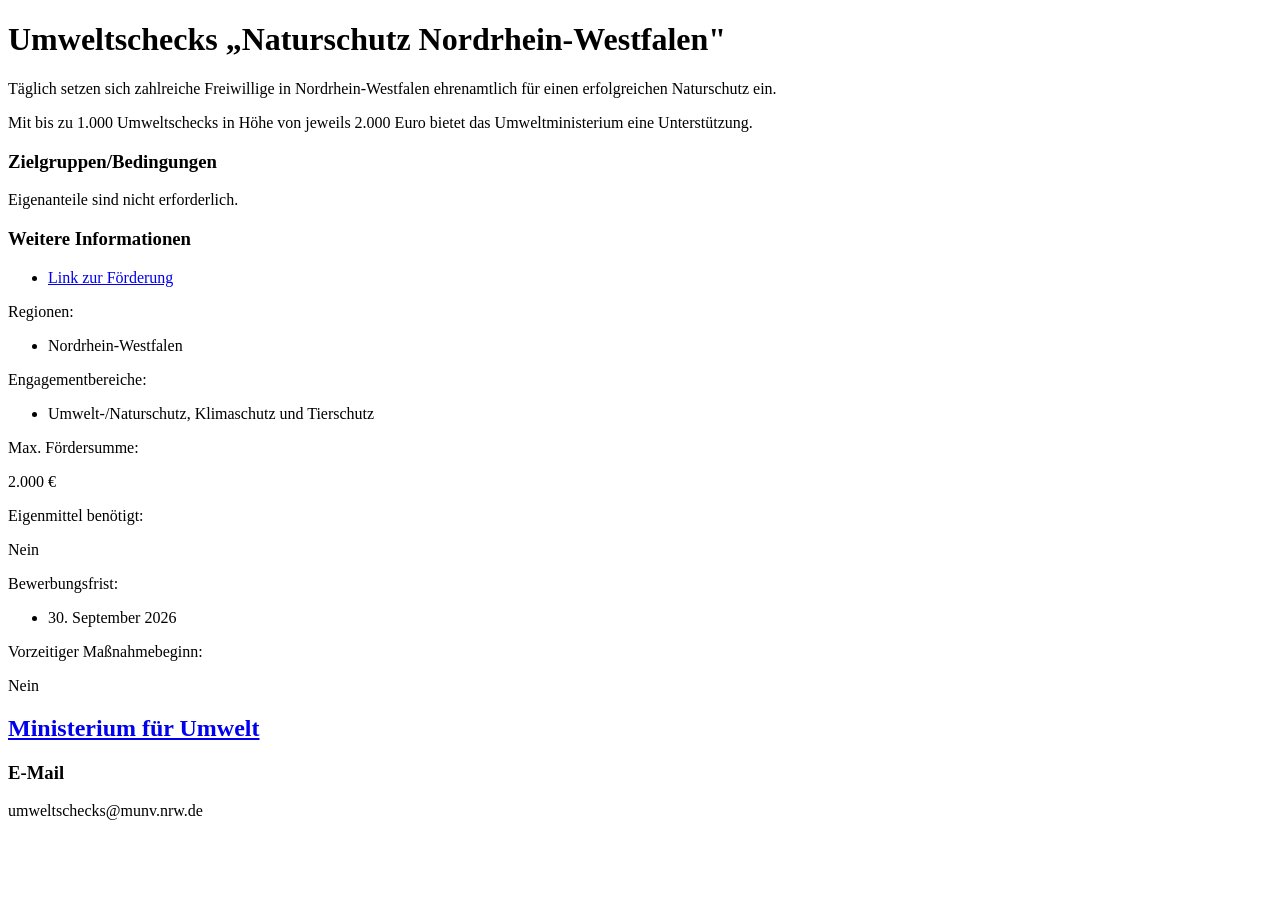
<file: tests/fixtures/dsee/detail.html>
<!doctype html><html><body><main>
<h1>Umweltschecks „Naturschutz Nordrhein-Westfalen"</h1>
<p>Täglich setzen sich zahlreiche Freiwillige in Nordrhein-Westfalen ehrenamtlich für einen erfolgreichen Naturschutz ein.</p>
<p>Mit bis zu 1.000 Umweltschecks in Höhe von jeweils 2.000 Euro bietet das Umweltministerium eine Unterstützung.</p>
<h3>Zielgruppen/Bedingungen</h3><p>Eigenanteile sind nicht erforderlich.</p>
<h3>Weitere Informationen</h3><ul><li><a href="https://www.umwelt.nrw.de/themen/naturschutz/natur/foerderprogramme/umweltschecks">Link zur Förderung</a></li></ul>
<div><span>Regionen:</span><ul><li>Nordrhein-Westfalen</li></ul>
<span>Engagementbereiche:</span><ul><li>Umwelt-/Naturschutz, Klimaschutz und Tierschutz</li></ul>
<span>Max. Fördersumme:</span><p>2.000 €</p>
<span>Eigenmittel benötigt:</span><p>Nein</p>
<span>Bewerbungsfrist:</span><ul><li>30. September 2026</li></ul>
<span>Vorzeitiger Maßnahmebeginn:</span><p>Nein</p></div>
<h2><a href="/institutionen/37527">Ministerium für Umwelt</a></h2><h3>E-Mail</h3><p>umweltschecks@munv.nrw.de</p>
</main></body></html>
</file>
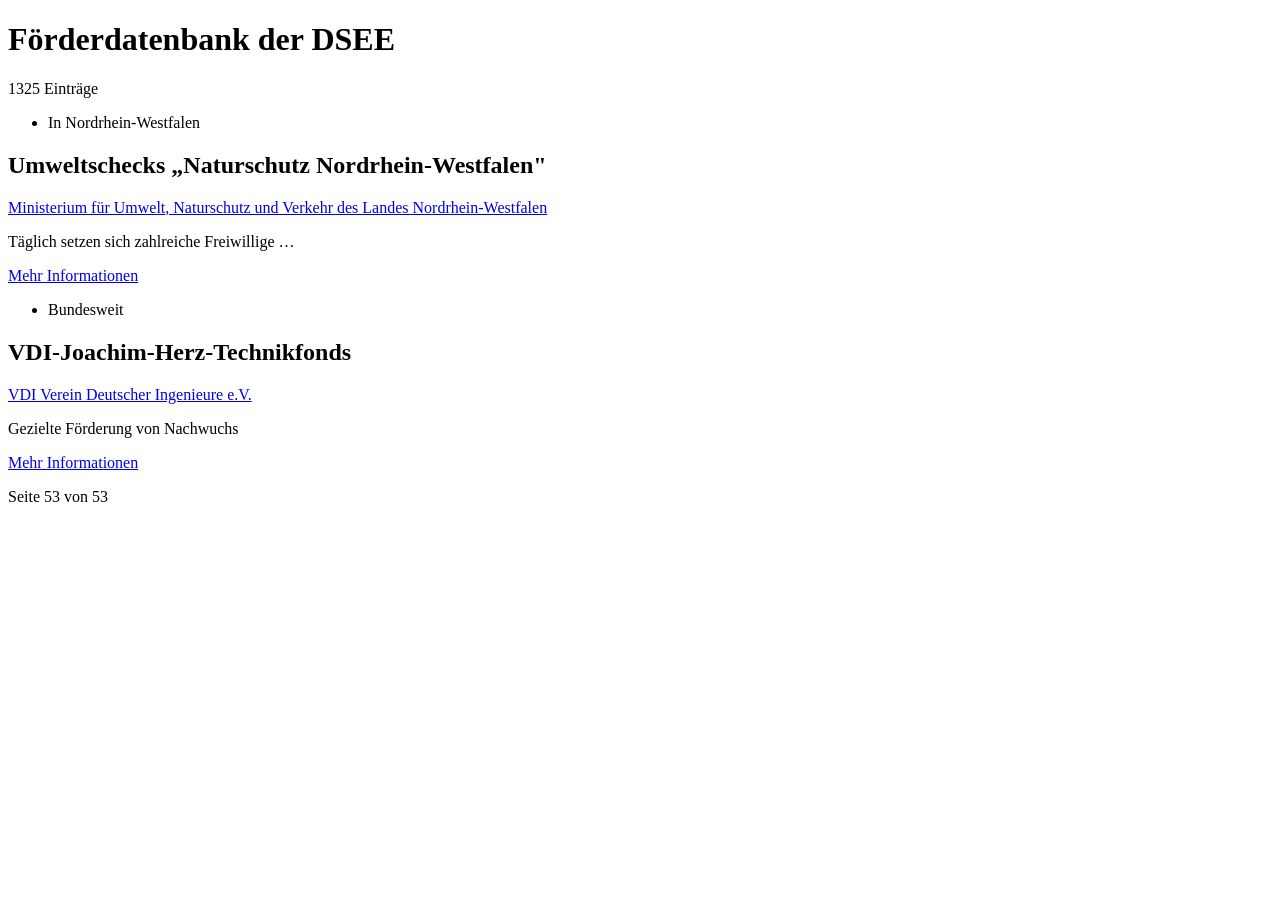
<file: tests/fixtures/dsee/liste.html>
<!doctype html><html><body><main>
<h1>Förderdatenbank der DSEE</h1><p>1325 Einträge</p>
<div class="grid">
 <article><ul><li>In Nordrhein-Westfalen</li></ul>
  <h2>Umweltschecks „Naturschutz Nordrhein-Westfalen"</h2>
  <a href="https://foerderdatenbank.d-s-e-e.de/institutionen/37527-ministerium">Ministerium für Umwelt, Naturschutz und Verkehr des Landes Nordrhein-Westfalen</a>
  <p>Täglich setzen sich zahlreiche Freiwillige …</p>
  <a href="https://foerderdatenbank.d-s-e-e.de/foerderprogramme/umwelt-schecks">Mehr Informationen</a></article>
 <article><ul><li>Bundesweit</li></ul>
  <h2>VDI-Joachim-Herz-Technikfonds</h2>
  <a href="/institutionen/37925-vdi">VDI Verein Deutscher Ingenieure e.V.</a>
  <p>Gezielte Förderung von Nachwuchs</p>
  <a href="/foerderprogramme/vdi-joachim-herz-technikfonds">Mehr Informationen</a></article>
</div><p>Seite 53 von 53</p></main></body></html>
</file>
